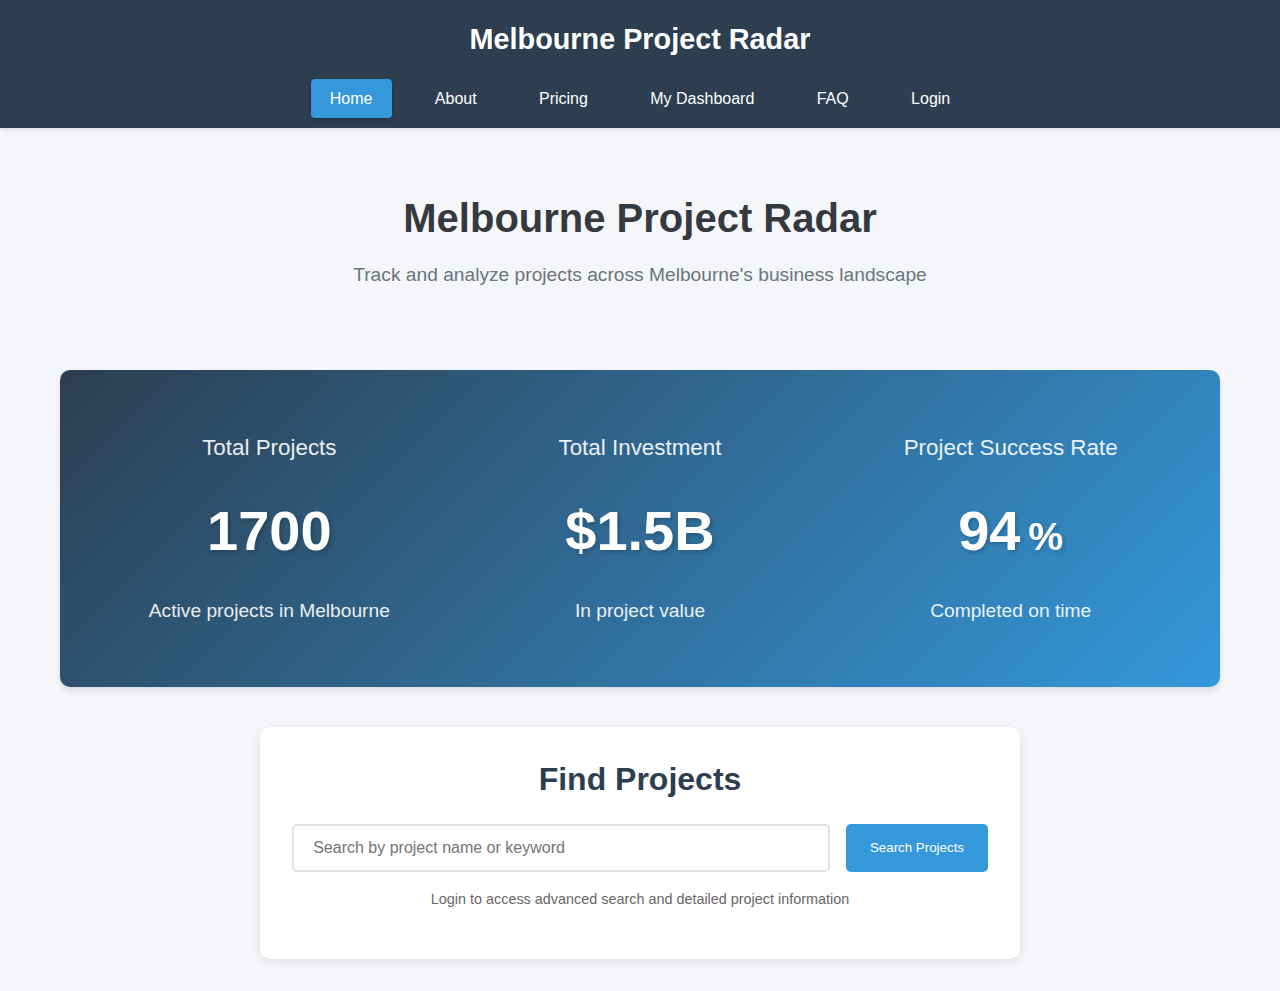
<file: index.html>
<!DOCTYPE html>
<html lang="en">
<head>
    <meta charset="UTF-8">
    <meta name="viewport" content="width=device-width, initial-scale=1.0">
    <title>Melbourne Project Radar</title>
    <link rel="stylesheet" href="styles.css">
</head>
<body>
    <nav class="navbar">
        <div class="container">
            <a class="navbar-brand" href="index.html">Melbourne Project Radar</a>
            <ul class="navbar-nav">
                <li class="nav-item"><a class="nav-link active" href="index.html">Home</a></li>
                <li class="nav-item"><a class="nav-link" href="about.html">About</a></li>
                <li class="nav-item"><a class="nav-link" href="pricing.html">Pricing</a></li>
                <li class="nav-item"><a class="nav-link" href="dashboard.html">My Dashboard</a></li>
                <li class="nav-item"><a class="nav-link" href="faq.html">FAQ</a></li>
                <li class="nav-item"><a class="nav-link" href="login.html">Login</a></li>
            </ul>
        </div>
    </nav>

    <div class="header">
        <h1>Melbourne Project Radar</h1>
        <p>Track and analyze projects across Melbourne's business landscape</p>
    </div>

    <div class="container">
        <div class="counter-section">
            <div class="counter-block">
                <div class="counter-title">Total Projects</div>
                <div class="counter" id="projectCounter">1700</div>
                <div class="counter-description">Active projects in Melbourne</div>
            </div>
            <div class="counter-block">
                <div class="counter-title">Total Investment</div>
                <div class="counter" id="investmentCounter">$1.5B</div>
                <div class="counter-description">In project value</div>
            </div>
            <div class="counter-block">
                <div class="counter-title">Project Success Rate</div>
                <div class="counter">94<span class="unit">%</span></div>
                <div class="counter-description">Completed on time</div>
            </div>
        </div>

        <div class="search-container">
            <div class="search-box">
                <h2>Find Projects</h2>
                <div class="search-form">
                    <input type="text" id="searchInput" placeholder="Search by project name or keyword" class="search-input">
                    <button onclick="window.location.href='login.html'" class="search-button">Search Projects</button>
                </div>
                <p class="search-note">Login to access advanced search and detailed project information</p>
            </div>
        </div>

        <style>
            .search-container {
                max-width: 800px;
                margin: 2rem auto;
                padding: 0 20px;
            }

            .search-box {
                background: white;
                padding: 2rem;
                border-radius: 10px;
                box-shadow: 0 2px 10px rgba(0, 0, 0, 0.1);
                text-align: center;
            }

            .search-box h2 {
                margin-bottom: 1.5rem;
                color: #2c3e50;
            }

            .search-form {
                display: flex;
                gap: 1rem;
                margin-bottom: 1rem;
            }

            .search-input {
                flex: 1;
                padding: 0.8rem 1.2rem;
                border: 2px solid #e0e0e0;
                border-radius: 5px;
                font-size: 1rem;
                transition: border-color 0.3s ease;
            }

            .search-input:focus {
                border-color: #3498db;
                outline: none;
            }

            .search-button {
                background: #3498db;
                color: white;
                border: none;
                padding: 0.8rem 1.5rem;
                border-radius: 5px;
                cursor: pointer;
                font-weight: 500;
                transition: background-color 0.3s ease;
            }

            .search-button:hover {
                background: #2980b9;
            }

            .search-note {
                color: #666;
                font-size: 0.9rem;
                margin-top: 1rem;
            }
        </style>

        <script>
            function updateProjectCounter() {
                const counter = document.getElementById('projectCounter');
                let count = 1700;
                
                setInterval(() => {
                    count = (count + 10) % 2000;
                    if (count < 1700) count = 1700;
                    counter.textContent = count;
                }, 2000);
            }

            function updateInvestmentCounter() {
                const counter = document.getElementById('investmentCounter');
                let investment = 1.5;
                
                setInterval(() => {
                    investment = ((investment * 1000 + 36) / 1000) % 3;
                    if (investment < 1.5) investment = 1.5;
                    counter.textContent = `$${investment.toFixed(1)}B`;
                }, 2000);
            }

            // Start counters when page loads
            window.addEventListener('load', () => {
                updateProjectCounter();
                updateInvestmentCounter();
            });

            document.getElementById('searchInput').addEventListener('keypress', function(e) {
                if (e.key === 'Enter') {
                    window.location.href = 'login.html';
                }
            });
        </script>
    </div>
</body>
</html>
</file>
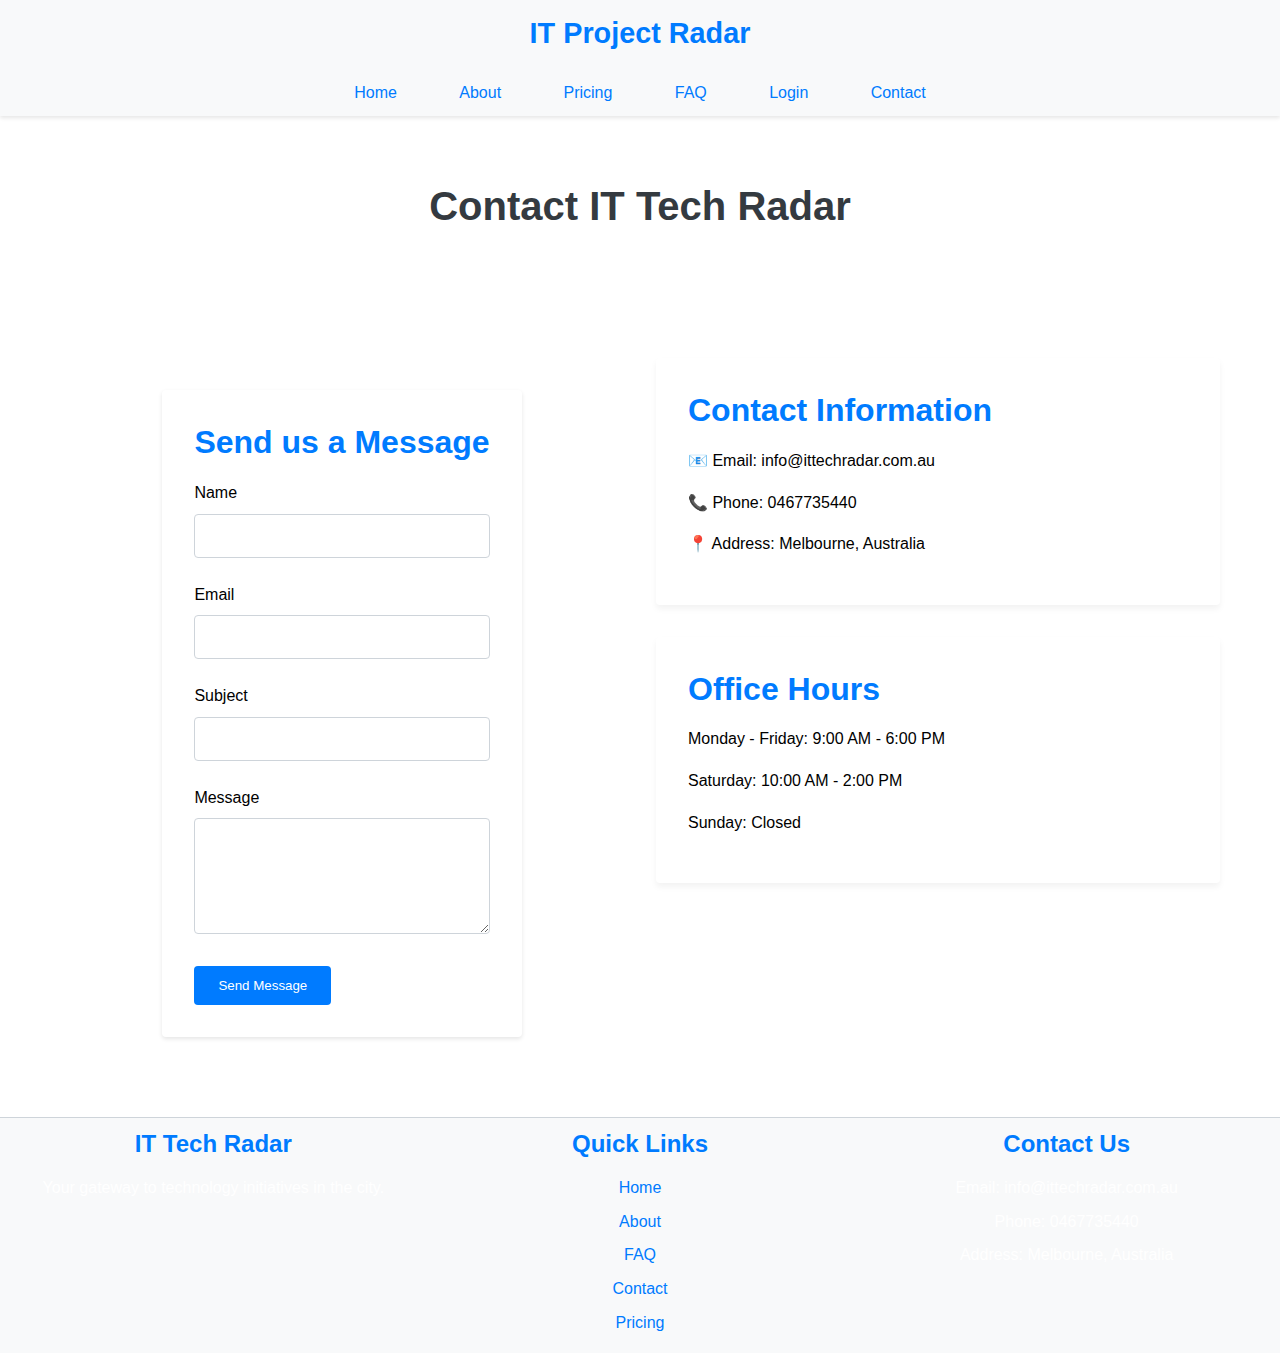
<file: contact.html>
<!DOCTYPE html>
<html lang="en">
<head>
    <meta charset="UTF-8">
    <meta name="viewport" content="width=device-width, initial-scale=1.0">
    <title>Contact - IT Tech Radar</title>
    <link rel="stylesheet" href="styles.css">
    <style>
        :root {
            --primary-color: #007bff;
            --primary-dark: #0056b3;
            --secondary-color: #ffffff;
            --text-color: #000000;
            --border-color: #ced4da;
            --card-background: #ffffff;
            --border-radius: 0.25rem;
            --transition: 0.15s ease-in-out;
        }
        body {
            background-color: #ffffff;
            color: #000000;
            font-family: Arial, sans-serif;
        }
        .navbar, .footer {
            background-color: #f8f9fa;
            padding: 10px 0;
        }
        .navbar a, .footer a {
            color: #007bff;
            text-decoration: none;
        }
        .navbar a:hover, .footer a:hover {
            text-decoration: underline;
        }
        .contact-form {
            max-width: 600px;
            margin: 2rem auto;
            padding: 2rem;
            background: var(--card-background);
            border-radius: var(--border-radius);
            box-shadow: 0 2px 4px rgba(0, 0, 0, 0.1);
        }
        .form-group {
            margin-bottom: 1.5rem;
        }
        .form-group label {
            display: block;
            margin-bottom: 0.5rem;
            color: var(--text-color);
        }
        .form-group input,
        .form-group textarea {
            width: 100%;
            padding: 0.75rem;
            border: 1px solid var(--border-color);
            border-radius: var(--border-radius);
            font-family: inherit;
        }
        .form-group input:focus,
        .form-group textarea:focus {
            outline: none;
            border-color: var(--primary-color);
            box-shadow: 0 0 0 2px rgba(0, 123, 255, 0.25);
        }
        .btn-submit {
            background-color: var(--primary-color);
            color: var(--secondary-color);
            padding: 0.75rem 1.5rem;
            border: none;
            border-radius: var(--border-radius);
            cursor: pointer;
            transition: var(--transition);
        }
        .btn-submit:hover {
            background-color: var(--primary-dark);
        }
    </style>
</head>
<body>
    <nav class="navbar">
        <div class="container">
            <a class="navbar-brand" href="#">IT Project Radar</a>
            <ul class="navbar-nav">
                <li class="nav-item"><a class="nav-link" href="index.html">Home</a></li>
                <li class="nav-item"><a class="nav-link" href="about.html">About</a></li>
                <li class="nav-item"><a class="nav-link" href="pricing.html">Pricing</a></li>
                <li class="nav-item"><a class="nav-link" href="faq.html">FAQ</a></li>
                <li class="nav-item"><a class="nav-link" href="login.html">Login</a></li>
                <li class="nav-item"><a class="nav-link" href="contact.html">Contact</a></li>
            </ul>
        </div>
    </nav>

    <div class="container">
        <div class="header">
            <h1>Contact IT Tech Radar</h1>
            <p>Get in touch with our team</p>
        </div>

        <div class="grid">
            <div class="card contact-form">
                <h2>Send us a Message</h2>
                <form id="contact-form" onsubmit="return handleSubmit(event)">
                    <div class="form-group">
                        <label for="name">Name</label>
                        <input type="text" id="name" name="name" required>
                    </div>
                    <div class="form-group">
                        <label for="email">Email</label>
                        <input type="email" id="email" name="email" required>
                    </div>
                    <div class="form-group">
                        <label for="subject">Subject</label>
                        <input type="text" id="subject" name="subject" required>
                    </div>
                    <div class="form-group">
                        <label for="message">Message</label>
                        <textarea id="message" name="message" rows="5" required></textarea>
                    </div>
                    <button type="submit" class="btn-submit">Send Message</button>
                </form>
            </div>

            <div>
                <div class="card">
                    <h2>Contact Information</h2>
                    <p>📧 Email: info@ittechradar.com.au</p>
                    <p>📞 Phone: 0467735440</p>
                    <p>📍 Address: Melbourne, Australia</p>
                </div>

                <div class="card">
                    <h2>Office Hours</h2>
                    <p>Monday - Friday: 9:00 AM - 6:00 PM</p>
                    <p>Saturday: 10:00 AM - 2:00 PM</p>
                    <p>Sunday: Closed</p>
                </div>
            </div>
        </div>
    </div>

    <footer class="footer">
        <div class="footer-content">
            <div>
                <h3>IT Tech Radar</h3>
                <p>Your gateway to technology initiatives in the city.</p>
            </div>
            <div>
                <h3>Quick Links</h3>
                <ul class="footer-links">
                    <li><a href="index.html">Home</a></li>
                    <li><a href="about.html">About</a></li>
                    <li><a href="faq.html">FAQ</a></li>
                    <li><a href="contact.html">Contact</a></li>
                    <li><a href="pricing.html">Pricing</a></li>
                </ul>
            </div>
            <div>
                <h3>Contact Us</h3>
                <ul class="footer-links">
                    <li>Email: info@ittechradar.com.au</li>
                    <li>Phone: 0467735440</li>
                    <li>Address: Melbourne, Australia</li>
                </ul>
            </div>
        </div>
    </footer>

    <script>
        function handleSubmit(event) {
            event.preventDefault();
            const formData = new FormData(event.target);
            const data = Object.fromEntries(formData.entries());
            
            // In a real application, you would send this data to your server
            console.log('Form submitted:', data);
            alert('Thank you for your message! We will get back to you soon.');
            event.target.reset();
            return false;
        }
    </script>
</body>
</html>
</file>
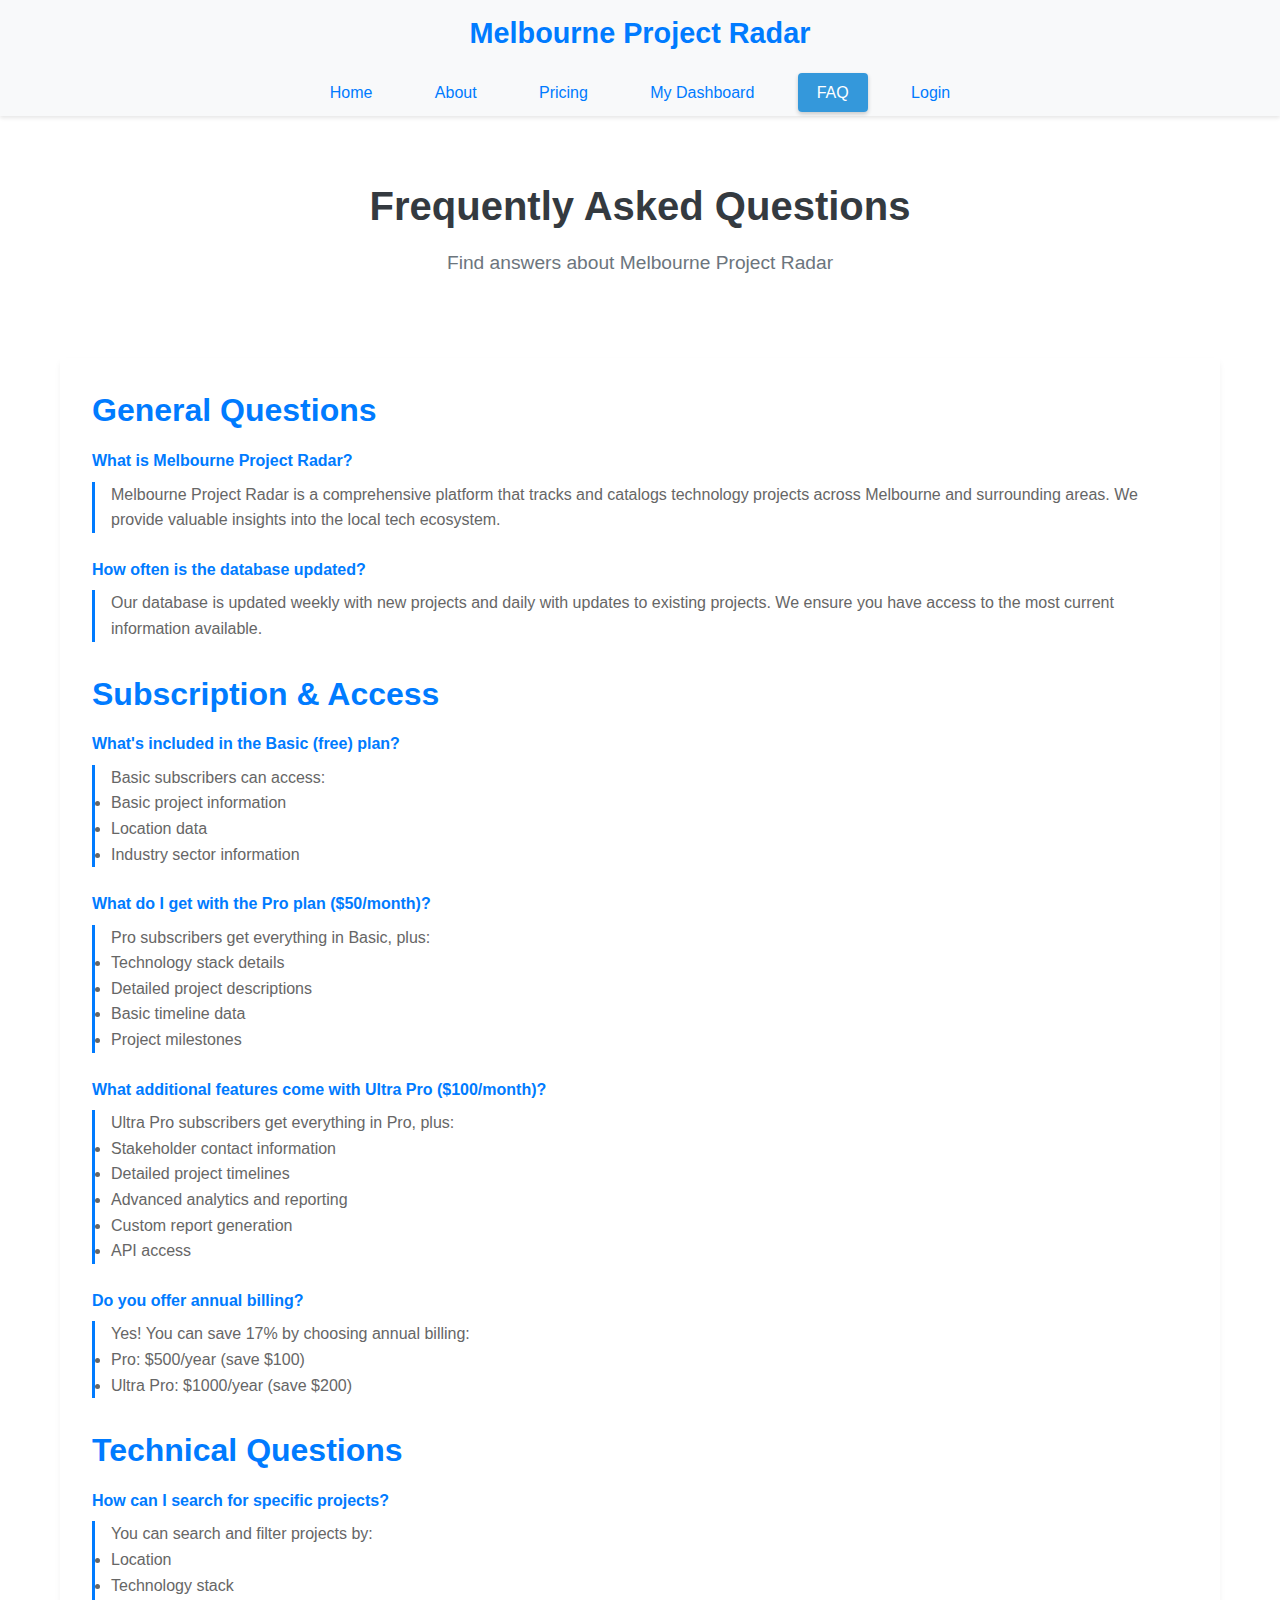
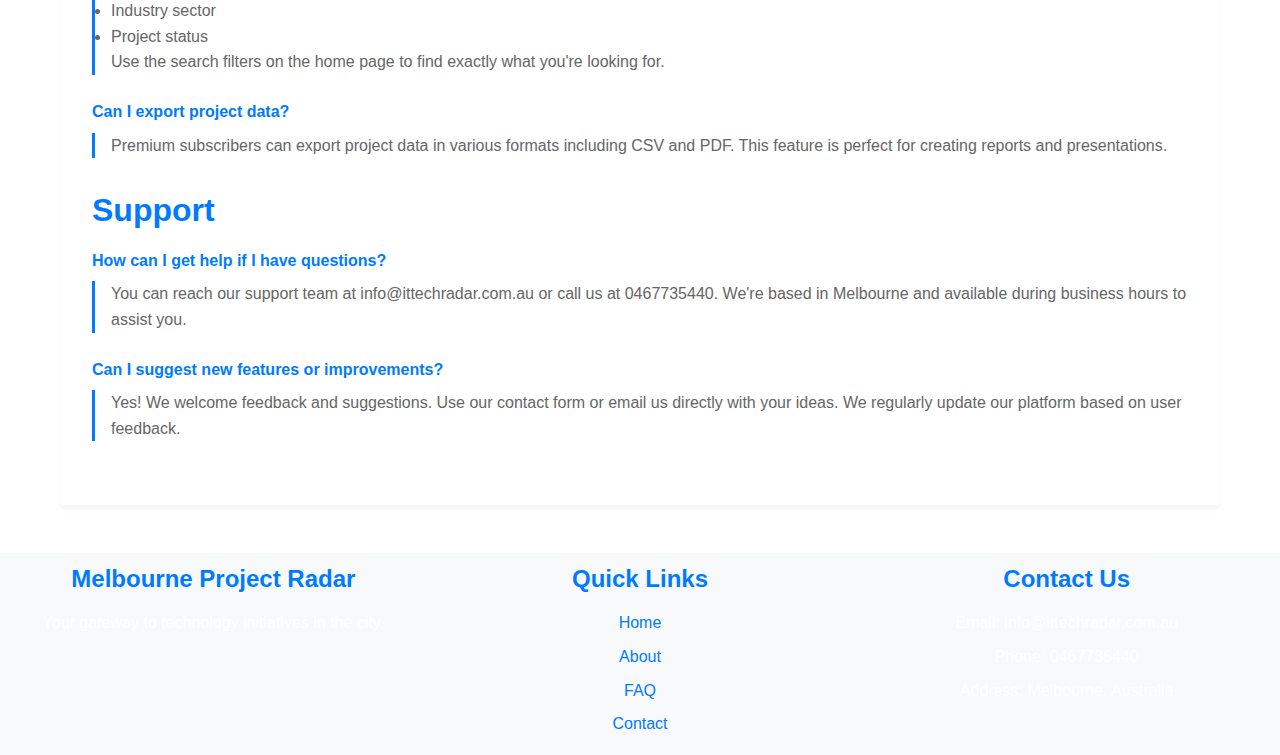
<file: faq.html>
<!DOCTYPE html>
<html lang="en">
<head>
    <meta charset="UTF-8">
    <meta name="viewport" content="width=device-width, initial-scale=1.0">
    <title>FAQ - Melbourne Project Radar</title>
    <link rel="stylesheet" href="styles.css">
    <style>
        body {
            background-color: #ffffff;
            color: #000000;
            font-family: Arial, sans-serif;
        }
        .navbar, .footer {
            background-color: #f8f9fa;
            padding: 10px 0;
        }
        .navbar a, .footer a {
            color: #007bff;
            text-decoration: none;
        }
        .navbar a:hover, .footer a:hover {
            text-decoration: underline;
        }
        .faq-item {
            margin-bottom: 1.5rem;
        }
        .faq-question {
            font-weight: bold;
            color: #007bff;
            margin-bottom: 0.5rem;
            cursor: pointer;
        }
        .faq-answer {
            color: #666;
            padding-left: 1rem;
            border-left: 3px solid #007bff;
            margin-top: 0.5rem;
        }
        .faq-category {
            margin-bottom: 2rem;
        }
    </style>
</head>
<body>
    <nav class="navbar">
        <div class="container">
            <a class="navbar-brand" href="index.html">Melbourne Project Radar</a>
            <ul class="navbar-nav">
                <li class="nav-item"><a class="nav-link" href="index.html">Home</a></li>
                <li class="nav-item"><a class="nav-link" href="about.html">About</a></li>
                <li class="nav-item"><a class="nav-link" href="pricing.html">Pricing</a></li>
                <li class="nav-item"><a class="nav-link" href="dashboard.html">My Dashboard</a></li>
                <li class="nav-item"><a class="nav-link active" href="faq.html">FAQ</a></li>
                <li class="nav-item"><a class="nav-link" href="login.html">Login</a></li>
            </ul>
        </div>
    </nav>

    <div class="container">
        <div class="header">
            <h1>Frequently Asked Questions</h1>
            <p>Find answers about Melbourne Project Radar</p>
        </div>

        <div class="card">
            <div class="faq-category">
                <h2>General Questions</h2>
                <div class="faq-item">
                    <div class="faq-question">What is Melbourne Project Radar?</div>
                    <div class="faq-answer">
                        Melbourne Project Radar is a comprehensive platform that tracks and catalogs technology projects across Melbourne and surrounding areas. We provide valuable insights into the local tech ecosystem.
                    </div>
                </div>
                <div class="faq-item">
                    <div class="faq-question">How often is the database updated?</div>
                    <div class="faq-answer">
                        Our database is updated weekly with new projects and daily with updates to existing projects. We ensure you have access to the most current information available.
                    </div>
                </div>
            </div>

            <div class="faq-category">
                <h2>Subscription & Access</h2>
                <div class="faq-item">
                    <div class="faq-question">What's included in the Basic (free) plan?</div>
                    <div class="faq-answer">
                        Basic subscribers can access:
                        <ul>
                            <li>Basic project information</li>
                            <li>Location data</li>
                            <li>Industry sector information</li>
                        </ul>
                    </div>
                </div>
                <div class="faq-item">
                    <div class="faq-question">What do I get with the Pro plan ($50/month)?</div>
                    <div class="faq-answer">
                        Pro subscribers get everything in Basic, plus:
                        <ul>
                            <li>Technology stack details</li>
                            <li>Detailed project descriptions</li>
                            <li>Basic timeline data</li>
                            <li>Project milestones</li>
                        </ul>
                    </div>
                </div>
                <div class="faq-item">
                    <div class="faq-question">What additional features come with Ultra Pro ($100/month)?</div>
                    <div class="faq-answer">
                        Ultra Pro subscribers get everything in Pro, plus:
                        <ul>
                            <li>Stakeholder contact information</li>
                            <li>Detailed project timelines</li>
                            <li>Advanced analytics and reporting</li>
                            <li>Custom report generation</li>
                            <li>API access</li>
                        </ul>
                    </div>
                </div>
                <div class="faq-item">
                    <div class="faq-question">Do you offer annual billing?</div>
                    <div class="faq-answer">
                        Yes! You can save 17% by choosing annual billing:
                        <ul>
                            <li>Pro: $500/year (save $100)</li>
                            <li>Ultra Pro: $1000/year (save $200)</li>
                        </ul>
                    </div>
                </div>
            </div>

            <div class="faq-category">
                <h2>Technical Questions</h2>
                <div class="faq-item">
                    <div class="faq-question">How can I search for specific projects?</div>
                    <div class="faq-answer">
                        You can search and filter projects by:
                        <ul>
                            <li>Location</li>
                            <li>Technology stack</li>
                            <li>Industry sector</li>
                            <li>Project status</li>
                        </ul>
                        Use the search filters on the home page to find exactly what you're looking for.
                    </div>
                </div>
                <div class="faq-item">
                    <div class="faq-question">Can I export project data?</div>
                    <div class="faq-answer">
                        Premium subscribers can export project data in various formats including CSV and PDF. This feature is perfect for creating reports and presentations.
                    </div>
                </div>
            </div>

            <div class="faq-category">
                <h2>Support</h2>
                <div class="faq-item">
                    <div class="faq-question">How can I get help if I have questions?</div>
                    <div class="faq-answer">
                        You can reach our support team at info@ittechradar.com.au or call us at 0467735440. We're based in Melbourne and available during business hours to assist you.
                    </div>
                </div>
                <div class="faq-item">
                    <div class="faq-question">Can I suggest new features or improvements?</div>
                    <div class="faq-answer">
                        Yes! We welcome feedback and suggestions. Use our contact form or email us directly with your ideas. We regularly update our platform based on user feedback.
                    </div>
                </div>
            </div>
        </div>
    </div>

    <footer class="footer">
        <div class="footer-content">
            <div>
                <h3>Melbourne Project Radar</h3>
                <p>Your gateway to technology initiatives in the city.</p>
            </div>
            <div>
                <h3>Quick Links</h3>
                <ul class="footer-links">
                    <li><a href="index.html">Home</a></li>
                    <li><a href="about.html">About</a></li>
                    <li><a href="faq.html">FAQ</a></li>
                    <li><a href="contact.html">Contact</a></li>
                </ul>
            </div>
            <div>
                <h3>Contact Us</h3>
                <ul class="footer-links">
                    <li>Email: info@ittechradar.com.au</li>
                    <li>Phone: 0467735440</li>
                    <li>Address: Melbourne, Australia</li>
                </ul>
            </div>
        </div>
    </footer>

    <script>
        // Add click handlers for FAQ questions
        document.querySelectorAll('.faq-question').forEach(question => {
            question.addEventListener('click', () => {
                const answer = question.nextElementSibling;
                answer.style.display = answer.style.display === 'none' ? 'block' : 'none';
            });
        });
    </script>
</body>
</html>
</file>
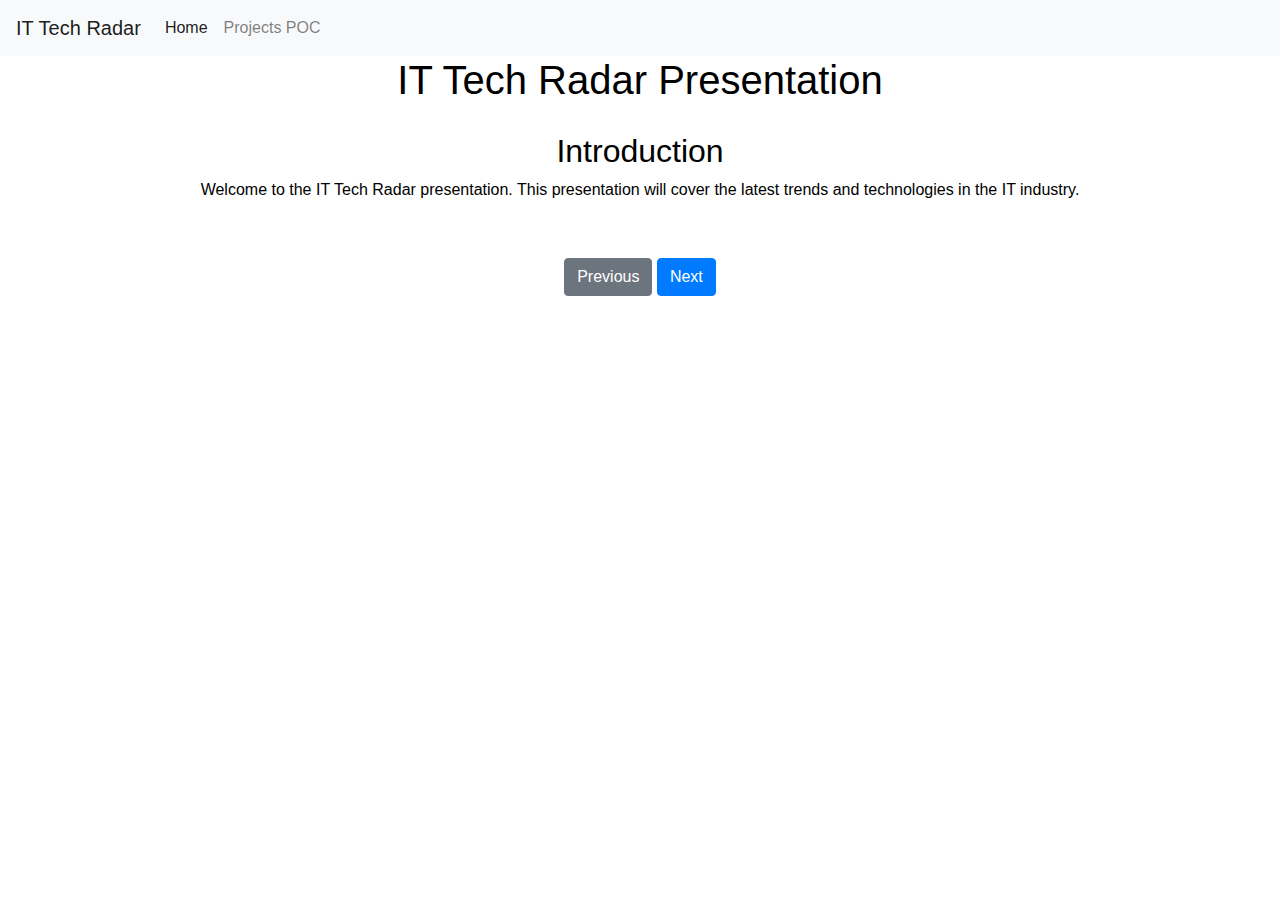
<file: it-tech-radar-presentation.html>
<!DOCTYPE html>
<html lang="en">
<head>
    <meta charset="UTF-8">
    <meta name="viewport" content="width=device-width, initial-scale=1.0">
    <title>IT Tech Radar Presentation</title>
    <link href="https://stackpath.bootstrapcdn.com/bootstrap/4.5.2/css/bootstrap.min.css" rel="stylesheet">
    <style>
        body {
            background-color: #ffffff;
            color: #000000;
        }
        .navbar, .footer {
            background-color: #f8f9fa;
        }
        .footer {
            padding: 10px 0;
        }
        .slide {
            display: none;
            padding: 20px;
            text-align: center;
        }
        .active-slide {
            display: block;
        }
        .navigation {
            margin-top: 20px;
        }
    </style>
</head>
<body>
    <nav class="navbar navbar-expand-lg navbar-light">
        <a class="navbar-brand" href="#">IT Tech Radar</a>
        <button class="navbar-toggler" type="button" data-toggle="collapse" data-target="#navbarNav" aria-controls="navbarNav" aria-expanded="false" aria-label="Toggle navigation">
            <span class="navbar-toggler-icon"></span>
        </button>
        <div class="collapse navbar-collapse" id="navbarNav">
            <ul class="navbar-nav">
                <li class="nav-item active">
                    <a class="nav-link" href="#">Home</a>
                </li>
                <li class="nav-item">
                    <a class="nav-link" href="../it-projects-poc/index.html">Projects POC</a>
                </li>
            </ul>
        </div>
    </nav>
    <div class="container">
        <h1 class="text-center">IT Tech Radar Presentation</h1>
        <div id="slide1" class="slide active-slide">
            <h2>Introduction</h2>
            <p>Welcome to the IT Tech Radar presentation. This presentation will cover the latest trends and technologies in the IT industry.</p>
        </div>
        <div id="slide2" class="slide">
            <h2>Emerging Technologies</h2>
            <ul>
                <li>Artificial Intelligence and Machine Learning</li>
                <li>Blockchain</li>
                <li>Internet of Things (IoT)</li>
                <li>Quantum Computing</li>
            </ul>
        </div>
        <div id="slide3" class="slide">
            <h2>Current Trends</h2>
            <ul>
                <li>Cloud Computing</li>
                <li>5G Networks</li>
                <li>Cybersecurity Enhancements</li>
                <li>Remote Work Technologies</li>
            </ul>
        </div>
        <div id="slide4" class="slide">
            <h2>Conclusion</h2>
            <p>These technologies are shaping the future of IT and will continue to drive innovation in the industry.</p>
        </div>
        <div class="navigation text-center">
            <button id="prev" class="btn btn-secondary">Previous</button>
            <button id="next" class="btn btn-primary">Next</button>
        </div>
    </div>
    <script>
        let currentSlide = 1;
        const totalSlides = 4;

        document.getElementById('prev').addEventListener('click', () => {
            if (currentSlide > 1) {
                document.getElementById(`slide${currentSlide}`).classList.remove('active-slide');
                currentSlide--;
                document.getElementById(`slide${currentSlide}`).classList.add('active-slide');
            }
        });

        document.getElementById('next').addEventListener('click', () => {
            if (currentSlide < totalSlides) {
                document.getElementById(`slide${currentSlide}`).classList.remove('active-slide');
                currentSlide++;
                document.getElementById(`slide${currentSlide}`).classList.add('active-slide');
            }
        });
    </script>
</body>
</html>
</file>
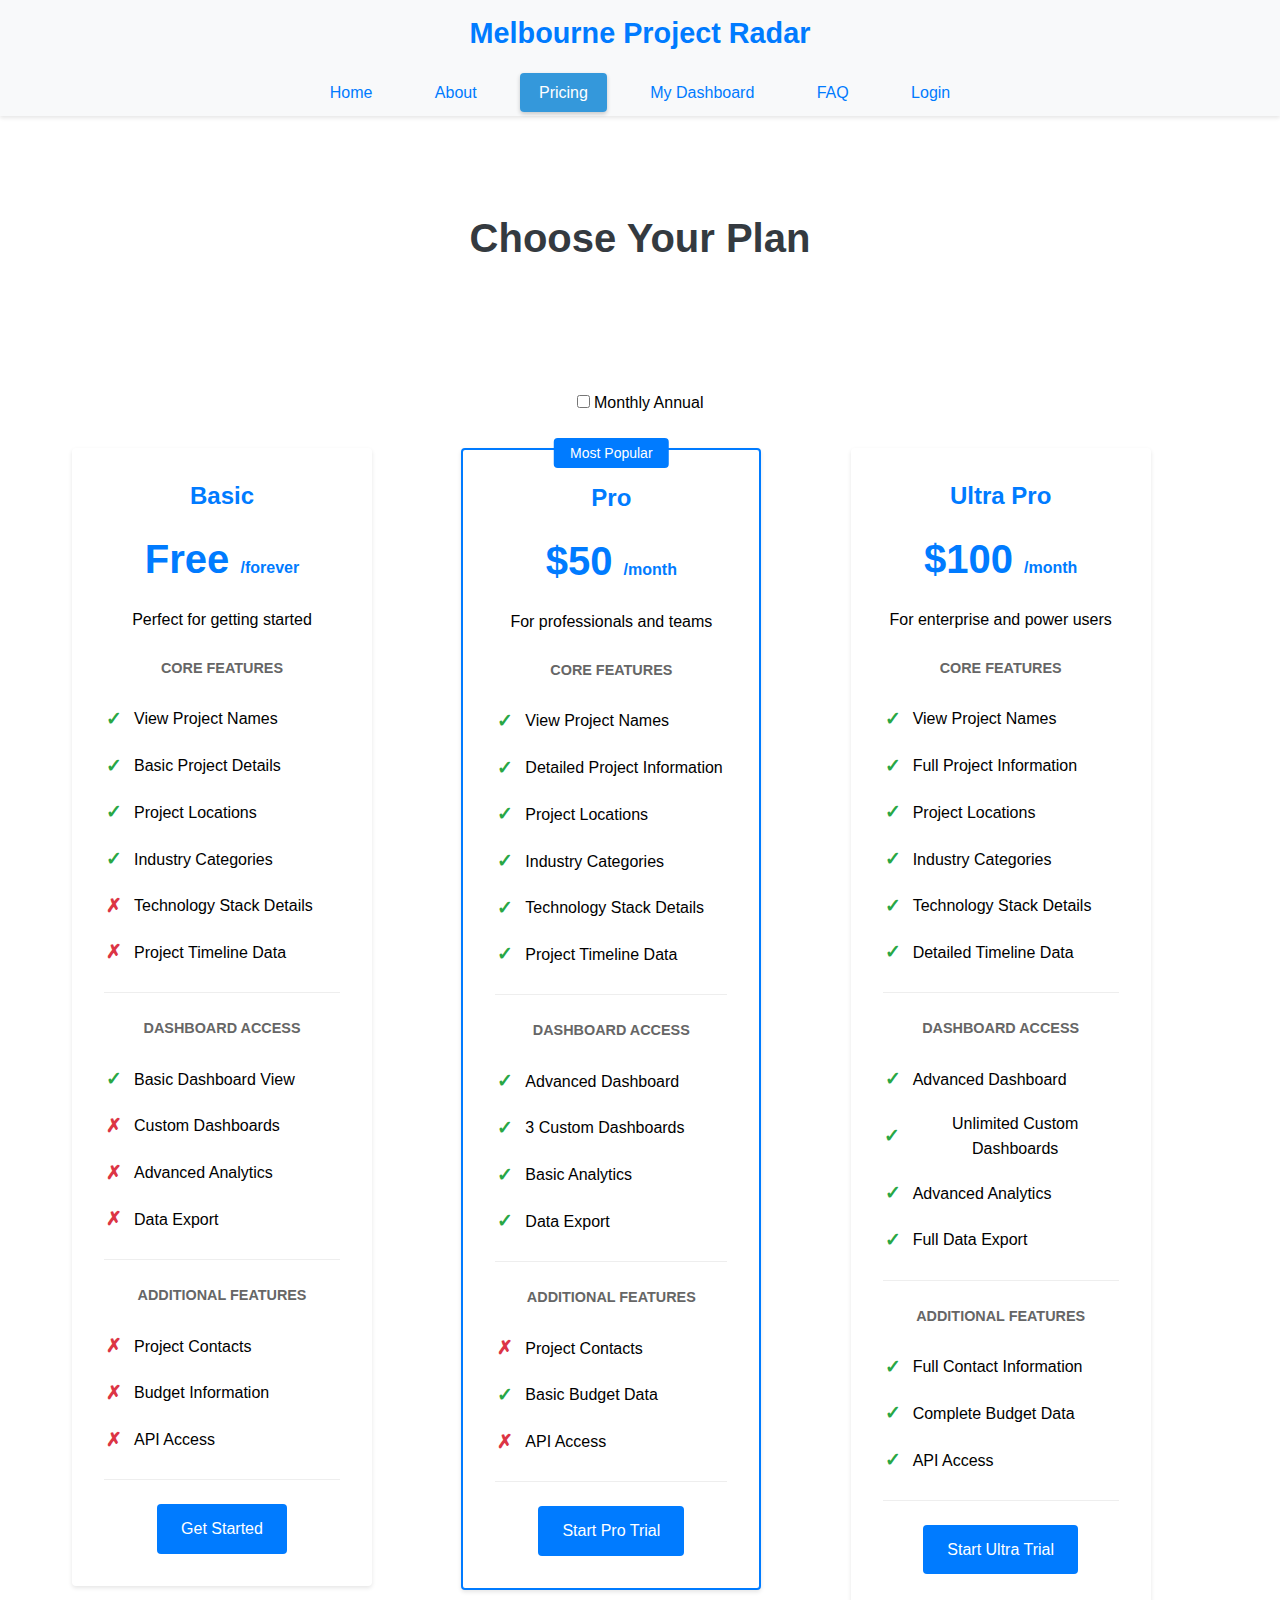
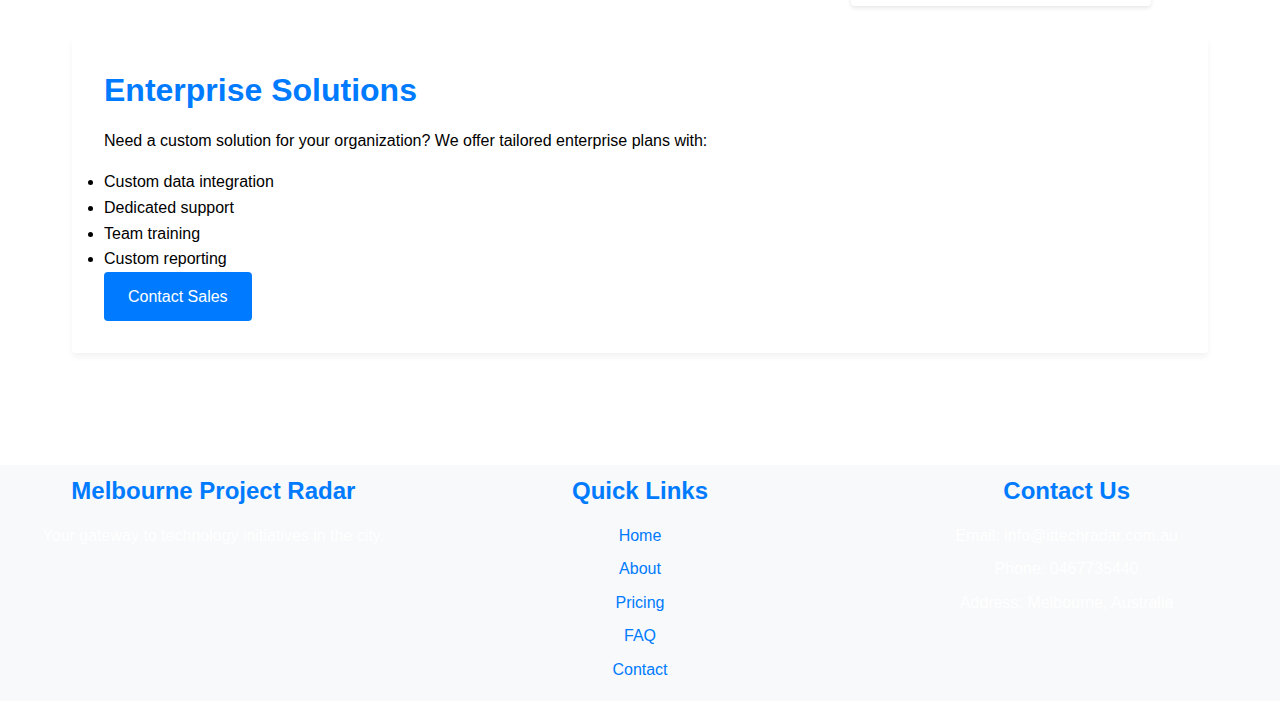
<file: pricing.html>
<!DOCTYPE html>
<html lang="en">
<head>
    <meta charset="UTF-8">
    <meta name="viewport" content="width=device-width, initial-scale=1.0">
    <title>Pricing - Melbourne Project Radar</title>
    <link rel="stylesheet" href="styles.css">
    <style>
        :root {
            --primary-color: #007bff;
            --primary-dark: #0056b3;
            --secondary-color: #ffffff;
            --text-color: #000000;
            --card-background: #ffffff;
            --border-radius: 0.25rem;
            --transition: 0.2s ease-in-out;
        }
        body {
            background-color: #ffffff;
            color: #000000;
            font-family: Arial, sans-serif;
        }
        .navbar, .footer {
            background-color: #f8f9fa;
            padding: 10px 0;
        }
        .navbar a, .footer a {
            color: #007bff;
            text-decoration: none;
        }
        .navbar a:hover, .footer a:hover {
            text-decoration: underline;
        }
        .pricing-toggle {
            text-align: center;
            margin: 2rem 0;
        }
        .pricing-container {
            max-width: 1200px;
            margin: 0 auto;
            padding: 2rem;
        }
        .pricing-grid {
            display: grid;
            grid-template-columns: repeat(auto-fit, minmax(300px, 1fr));
            gap: 2rem;
            margin-top: 2rem;
        }
        .pricing-card {
            background: var(--card-background);
            border-radius: var(--border-radius);
            padding: 2rem;
            text-align: center;
            box-shadow: 0 2px 4px rgba(0, 0, 0, 0.1);
            transition: var(--transition);
        }
        .pricing-card:hover {
            transform: translateY(-5px);
            box-shadow: 0 4px 8px rgba(0, 0, 0, 0.2);
        }
        .price {
            font-size: 2.5rem;
            color: var(--primary-color);
            margin: 1rem 0;
        }
        .features-list li {
            padding: 0.5rem 0;
            color: var(--text-color);
            display: flex;
            align-items: center;
            gap: 10px;
        }

        .features-list li::before {
            font-family: Arial, sans-serif;
            font-weight: bold;
            font-size: 1.2em;
            width: 20px;
            display: inline-block;
        }

        .feature-check::before {
            content: "✓";
            color: #28a745;
        }

        .feature-cross::before {
            content: "✗";
            color: #dc3545;
        }

        .feature-group {
            margin: 1.5rem 0;
            border-bottom: 1px solid #eee;
            padding-bottom: 1rem;
        }

        .feature-group-title {
            font-weight: bold;
            color: #666;
            margin-bottom: 1rem;
            font-size: 0.9em;
            text-transform: uppercase;
        }
        .btn-subscribe {
            background-color: var(--primary-color);
            color: var(--secondary-color);
            padding: 0.75rem 1.5rem;
            border: none;
            border-radius: var(--border-radius);
            cursor: pointer;
            transition: var(--transition);
            display: inline-block;
            text-decoration: none;
        }
        .btn-subscribe:hover {
            background-color: var(--primary-dark);
        }
        .popular {
            position: relative;
            border: 2px solid var(--primary-color);
        }
        .popular::before {
            content: 'Most Popular';
            position: absolute;
            top: -12px;
            left: 50%;
            transform: translateX(-50%);
            background: var(--primary-color);
            color: var(--secondary-color);
            padding: 0.25rem 1rem;
            border-radius: var(--border-radius);
            font-size: 0.875rem;
        }
        .savings-badge {
            background: rgba(34, 197, 94, 0.1);
            color: var(--primary-color);
            padding: 4px 12px;
            border-radius: var(--border-radius);
            font-size: 0.875rem;
            font-weight: 500;
            display: inline-block;
            margin-top: 1rem;
        }
    </style>
</head>
<body>
    <nav class="navbar">
        <div class="container">
            <a class="navbar-brand" href="index.html">Melbourne Project Radar</a>
            <ul class="navbar-nav">
                <li class="nav-item"><a class="nav-link" href="index.html">Home</a></li>
                <li class="nav-item"><a class="nav-link" href="about.html">About</a></li>
                <li class="nav-item"><a class="nav-link active" href="pricing.html">Pricing</a></li>
                <li class="nav-item"><a class="nav-link" href="dashboard.html">My Dashboard</a></li>
                <li class="nav-item"><a class="nav-link" href="faq.html">FAQ</a></li>
                <li class="nav-item"><a class="nav-link" href="login.html">Login</a></li>
            </ul>
        </div>
    </nav>

    <div class="pricing-container">
        <div class="header">
            <h1>Choose Your Plan</h1>
            <p>Get access to Melbourne's most comprehensive IT project database</p>
        </div>

        <div class="pricing-toggle">
            <label class="switch">
                <input type="checkbox" id="billing-toggle">
                <span class="slider">
                    Monthly
                    <span class="annual">Annual</span>
                </span>
            </label>
        </div>

        <div class="pricing-grid">
            <div class="pricing-card">
                <h3>Basic</h3>
                <div class="price">
                    Free
                    <small>/forever</small>
                </div>
                <p>Perfect for getting started</p>
                <ul class="features-list">
                    <div class="feature-group">
                        <div class="feature-group-title">Core Features</div>
                        <li class="feature-check">View Project Names</li>
                        <li class="feature-check">Basic Project Details</li>
                        <li class="feature-check">Project Locations</li>
                        <li class="feature-check">Industry Categories</li>
                        <li class="feature-cross">Technology Stack Details</li>
                        <li class="feature-cross">Project Timeline Data</li>
                    </div>
                    <div class="feature-group">
                        <div class="feature-group-title">Dashboard Access</div>
                        <li class="feature-check">Basic Dashboard View</li>
                        <li class="feature-cross">Custom Dashboards</li>
                        <li class="feature-cross">Advanced Analytics</li>
                        <li class="feature-cross">Data Export</li>
                    </div>
                    <div class="feature-group">
                        <div class="feature-group-title">Additional Features</div>
                        <li class="feature-cross">Project Contacts</li>
                        <li class="feature-cross">Budget Information</li>
                        <li class="feature-cross">API Access</li>
                    </div>
                </ul>
                <a href="login.html" class="btn-subscribe">Get Started</a>
            </div>
            <div class="pricing-card popular">
                <h3>Pro</h3>
                <div class="price" id="pro-price">
                    $50
                    <small>/month</small>
                </div>
                <p>For professionals and teams</p>
                <ul class="features-list">
                    <div class="feature-group">
                        <div class="feature-group-title">Core Features</div>
                        <li class="feature-check">View Project Names</li>
                        <li class="feature-check">Detailed Project Information</li>
                        <li class="feature-check">Project Locations</li>
                        <li class="feature-check">Industry Categories</li>
                        <li class="feature-check">Technology Stack Details</li>
                        <li class="feature-check">Project Timeline Data</li>
                    </div>
                    <div class="feature-group">
                        <div class="feature-group-title">Dashboard Access</div>
                        <li class="feature-check">Advanced Dashboard</li>
                        <li class="feature-check">3 Custom Dashboards</li>
                        <li class="feature-check">Basic Analytics</li>
                        <li class="feature-check">Data Export</li>
                    </div>
                    <div class="feature-group">
                        <div class="feature-group-title">Additional Features</div>
                        <li class="feature-cross">Project Contacts</li>
                        <li class="feature-check">Basic Budget Data</li>
                        <li class="feature-cross">API Access</li>
                    </div>
                </ul>
                <a href="login.html" class="btn-subscribe">Start Pro Trial</a>
                <div class="savings-badge" id="pro-savings">Save $100 annually</div>
            </div>
            <div class="pricing-card">
                <h3>Ultra Pro</h3>
                <div class="price" id="ultra-price">
                    $100
                    <small>/month</small>
                </div>
                <p>For enterprise and power users</p>
                <ul class="features-list">
                    <div class="feature-group">
                        <div class="feature-group-title">Core Features</div>
                        <li class="feature-check">View Project Names</li>
                        <li class="feature-check">Full Project Information</li>
                        <li class="feature-check">Project Locations</li>
                        <li class="feature-check">Industry Categories</li>
                        <li class="feature-check">Technology Stack Details</li>
                        <li class="feature-check">Detailed Timeline Data</li>
                    </div>
                    <div class="feature-group">
                        <div class="feature-group-title">Dashboard Access</div>
                        <li class="feature-check">Advanced Dashboard</li>
                        <li class="feature-check">Unlimited Custom Dashboards</li>
                        <li class="feature-check">Advanced Analytics</li>
                        <li class="feature-check">Full Data Export</li>
                    </div>
                    <div class="feature-group">
                        <div class="feature-group-title">Additional Features</div>
                        <li class="feature-check">Full Contact Information</li>
                        <li class="feature-check">Complete Budget Data</li>
                        <li class="feature-check">API Access</li>
                    </div>
                </ul>
                <a href="login.html" class="btn-subscribe">Start Ultra Trial</a>
                <div class="savings-badge" id="ultra-savings">Save $200 annually</div>
            </div>
        </div>

        <div class="card mt-2">
            <h2>Enterprise Solutions</h2>
            <p>Need a custom solution for your organization? We offer tailored enterprise plans with:</p>
            <ul>
                <li>Custom data integration</li>
                <li>Dedicated support</li>
                <li>Team training</li>
                <li>Custom reporting</li>
            </ul>
            <a href="contact.html" class="btn-subscribe">Contact Sales</a>
        </div>
    </div>

    <footer class="footer">
        <div class="footer-content">
            <div>
                <h3>Melbourne Project Radar</h3>
                <p>Your gateway to technology initiatives in the city.</p>
            </div>
            <div>
                <h3>Quick Links</h3>
                <ul class="footer-links">
                    <li><a href="index.html">Home</a></li>
                    <li><a href="about.html">About</a></li>
                    <li><a href="pricing.html">Pricing</a></li>
                    <li><a href="faq.html">FAQ</a></li>
                    <li><a href="contact.html">Contact</a></li>
                </ul>
            </div>
            <div>
                <h3>Contact Us</h3>
                <ul class="footer-links">
                    <li>Email: info@ittechradar.com.au</li>
                    <li>Phone: 0467735440</li>
                    <li>Address: Melbourne, Australia</li>
                </ul>
            </div>
        </div>
    </footer>

    <script>
        const billingToggle = document.getElementById('billing-toggle');
        const proPrice = document.getElementById('pro-price');
        const ultraPrice = document.getElementById('ultra-price');
        const proSavings = document.getElementById('pro-savings');
        const ultraSavings = document.getElementById('ultra-savings');

        billingToggle.addEventListener('change', function() {
            if (this.checked) {
                // Annual pricing
                proPrice.innerHTML = '$500<small>/year</small>';
                ultraPrice.innerHTML = '$1000<small>/year</small>';
                proSavings.style.display = 'inline-block';
                ultraSavings.style.display = 'inline-block';
            } else {
                // Monthly pricing
                proPrice.innerHTML = '$50<small>/month</small>';
                ultraPrice.innerHTML = '$100<small>/month</small>';
                proSavings.style.display = 'none';
                ultraSavings.style.display = 'none';
            }
        });

        // Initialize
        proSavings.style.display = 'none';
        ultraSavings.style.display = 'none';
    </script>
</body>
</html>
</file>
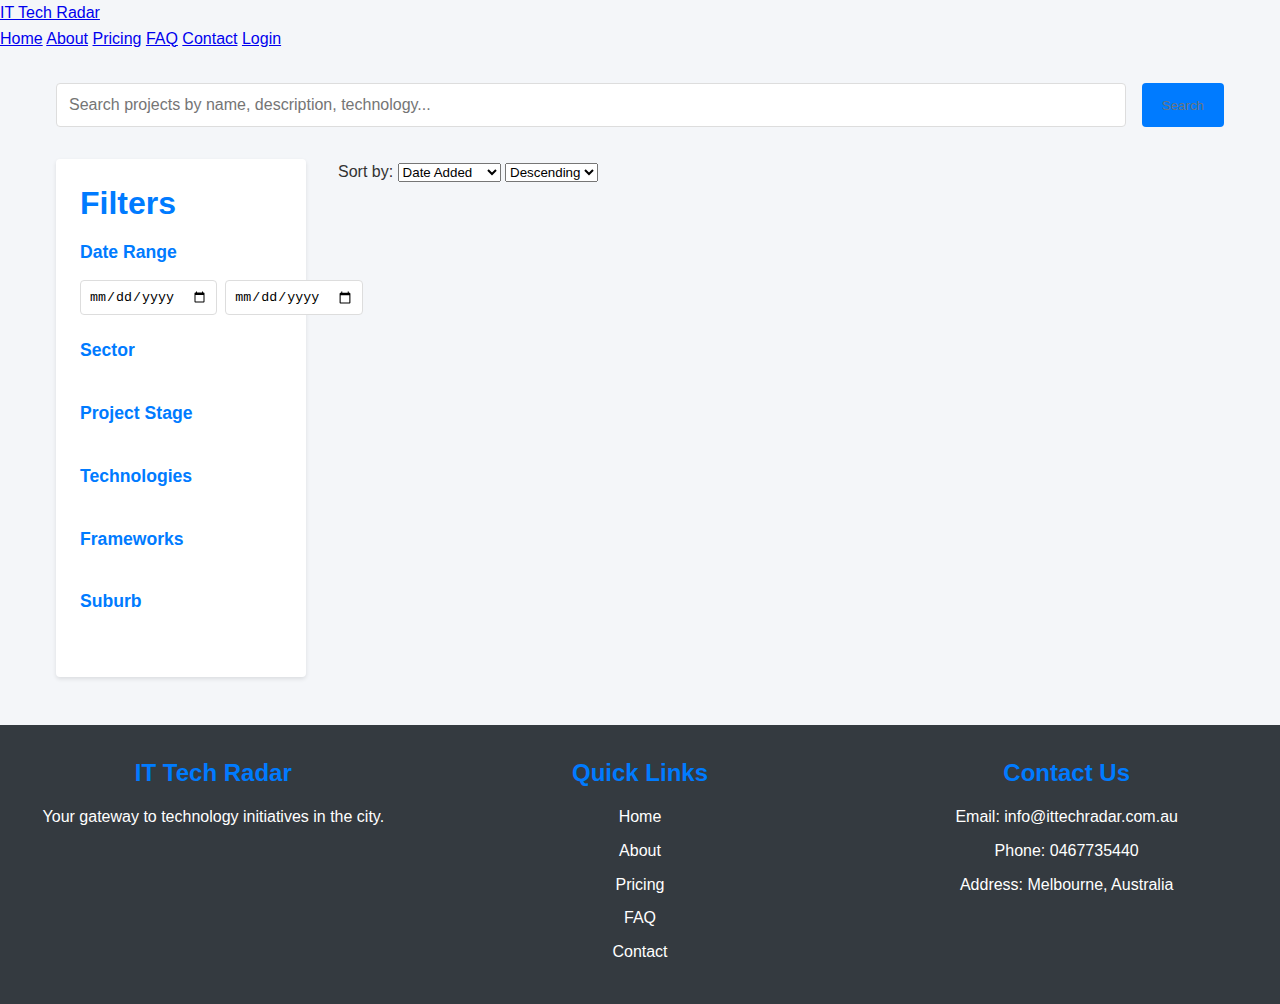
<file: search-projects.html>
<!DOCTYPE html>
<html lang="en">
<head>
    <meta charset="UTF-8">
    <meta name="viewport" content="width=device-width, initial-scale=1.0">
    <title>Search Projects - IT Tech Radar</title>
    <link rel="stylesheet" href="styles.css">
    <style>
        .search-container {
            max-width: 1200px;
            margin: 2rem auto;
            padding: 0 1rem;
        }
        .search-grid {
            display: grid;
            grid-template-columns: 250px 1fr;
            gap: 2rem;
        }
        .filters {
            background: white;
            padding: 1.5rem;
            border-radius: var(--border-radius);
            box-shadow: 0 2px 4px rgba(0,0,0,0.1);
        }
        .filter-section {
            margin-bottom: 1.5rem;
        }
        .filter-section h3 {
            margin-bottom: 1rem;
            font-size: 1.1rem;
        }
        .filter-options {
            display: flex;
            flex-direction: column;
            gap: 0.5rem;
        }
        .filter-option label {
            display: flex;
            align-items: center;
            gap: 0.5rem;
            cursor: pointer;
        }
        .projects-grid {
            display: grid;
            grid-template-columns: repeat(auto-fill, minmax(300px, 1fr));
            gap: 1.5rem;
        }
        .project-card {
            background: white;
            padding: 1.5rem;
            border-radius: var(--border-radius);
            box-shadow: 0 2px 4px rgba(0,0,0,0.1);
        }
        .project-card h3 {
            margin-bottom: 1rem;
            color: var(--primary-color);
        }
        .project-meta {
            display: flex;
            gap: 1rem;
            flex-wrap: wrap;
            margin-bottom: 1rem;
            font-size: 0.9rem;
            color: #666;
        }
        .project-tags {
            display: flex;
            flex-wrap: wrap;
            gap: 0.5rem;
            margin-top: 1rem;
        }
        .tag {
            background: var(--primary-color);
            color: white;
            padding: 0.25rem 0.5rem;
            border-radius: 15px;
            font-size: 0.8rem;
        }
        .pagination {
            display: flex;
            justify-content: center;
            align-items: center;
            gap: 1rem;
            margin-top: 2rem;
        }
        .pagination button {
            padding: 0.5rem 1rem;
            border: 1px solid var(--primary-color);
            border-radius: var(--border-radius);
            background: white;
            cursor: pointer;
        }
        .pagination button.active {
            background: var(--primary-color);
            color: white;
        }
        .pagination button:disabled {
            opacity: 0.5;
            cursor: not-allowed;
        }
        .search-header {
            display: flex;
            gap: 1rem;
            margin-bottom: 2rem;
        }
        .search-header input {
            flex: 1;
            padding: 0.75rem;
            border: 1px solid #ddd;
            border-radius: var(--border-radius);
            font-size: 1rem;
        }
        .sort-controls {
            display: flex;
            justify-content: space-between;
            align-items: center;
            margin-bottom: 1rem;
        }
        .date-filters {
            display: grid;
            grid-template-columns: 1fr 1fr;
            gap: 0.5rem;
            margin-bottom: 1rem;
        }
        .date-filters input {
            padding: 0.5rem;
            border: 1px solid #ddd;
            border-radius: var(--border-radius);
        }
    </style>
</head>
<body>
    <nav class="nav">
        <div class="nav-container">
            <a href="index.html" class="nav-brand">IT Tech Radar</a>
            <div class="nav-links">
                <a href="index.html">Home</a>
                <a href="about.html">About</a>
                <a href="pricing.html">Pricing</a>
                <a href="faq.html">FAQ</a>
                <a href="contact.html">Contact</a>
                <a href="login.html">Login</a>
            </div>
        </div>
    </nav>

    <div class="search-container">
        <div class="search-header">
            <input type="text" id="searchInput" placeholder="Search projects by name, description, technology...">
            <button class="button" onclick="searchProjects()">Search</button>
        </div>

        <div class="search-grid">
            <aside class="filters">
                <h2>Filters</h2>
                
                <div class="filter-section">
                    <h3>Date Range</h3>
                    <div class="date-filters">
                        <input type="date" id="startDateFrom" onchange="searchProjects()">
                        <input type="date" id="startDateTo" onchange="searchProjects()">
                    </div>
                </div>

                <div class="filter-section">
                    <h3>Sector</h3>
                    <div class="filter-options" id="sectorFilters">
                        <!-- Sectors will be populated here -->
                    </div>
                </div>

                <div class="filter-section">
                    <h3>Project Stage</h3>
                    <div class="filter-options" id="stageFilters">
                        <!-- Stages will be populated here -->
                    </div>
                </div>

                <div class="filter-section">
                    <h3>Technologies</h3>
                    <div class="filter-options" id="techFilters">
                        <!-- Technologies will be populated here -->
                    </div>
                </div>

                <div class="filter-section">
                    <h3>Frameworks</h3>
                    <div class="filter-options" id="frameworkFilters">
                        <!-- Frameworks will be populated here -->
                    </div>
                </div>

                <div class="filter-section">
                    <h3>Suburb</h3>
                    <div class="filter-options" id="suburbFilters">
                        <!-- Suburbs will be populated here -->
                    </div>
                </div>
            </aside>

            <main>
                <div class="sort-controls">
                    <div>
                        <label for="sortBy">Sort by:</label>
                        <select id="sortBy" onchange="searchProjects()">
                            <option value="createdAt">Date Added</option>
                            <option value="startDate">Start Date</option>
                            <option value="projectName">Project Name</option>
                            <option value="organization">Organization</option>
                        </select>
                        <select id="sortOrder" onchange="searchProjects()">
                            <option value="desc">Descending</option>
                            <option value="asc">Ascending</option>
                        </select>
                    </div>
                    <div id="resultCount"></div>
                </div>

                <div class="projects-grid" id="projectsGrid">
                    <!-- Projects will be populated here -->
                </div>

                <div class="pagination" id="pagination">
                    <!-- Pagination will be populated here -->
                </div>
            </main>
        </div>
    </div>

    <footer class="footer">
        <div class="footer-content">
            <div>
                <h3>IT Tech Radar</h3>
                <p>Your gateway to technology initiatives in the city.</p>
            </div>
            <div>
                <h3>Quick Links</h3>
                <ul class="footer-links">
                    <li><a href="index.html">Home</a></li>
                    <li><a href="about.html">About</a></li>
                    <li><a href="pricing.html">Pricing</a></li>
                    <li><a href="faq.html">FAQ</a></li>
                    <li><a href="contact.html">Contact</a></li>
                </ul>
            </div>
            <div>
                <h3>Contact Us</h3>
                <ul class="footer-links">
                    <li>Email: info@ittechradar.com.au</li>
                    <li>Phone: 0467735440</li>
                    <li>Address: Melbourne, Australia</li>
                </ul>
            </div>
        </div>
    </footer>

    <script>
        let currentPage = 1;
        let filters = {
            sectors: new Set(),
            stages: new Set(),
            technologies: new Set(),
            frameworks: new Set(),
            suburbs: new Set()
        };

        // Initialize the page
        window.onload = async function() {
            await searchProjects();
        };

        async function searchProjects() {
            try {
                // Build query parameters
                const params = new URLSearchParams({
                    page: currentPage,
                    limit: 9,
                    search: document.getElementById('searchInput').value,
                    sortBy: document.getElementById('sortBy').value,
                    sortOrder: document.getElementById('sortOrder').value,
                    startDateFrom: document.getElementById('startDateFrom').value,
                    startDateTo: document.getElementById('startDateTo').value
                });

                // Add filter values
                if (filters.sectors.size) params.append('sector', Array.from(filters.sectors).join(','));
                if (filters.stages.size) params.append('projectStage', Array.from(filters.stages).join(','));
                if (filters.technologies.size) params.append('technology', Array.from(filters.technologies).join(','));
                if (filters.frameworks.size) params.append('framework', Array.from(filters.frameworks).join(','));
                if (filters.suburbs.size) params.append('suburb', Array.from(filters.suburbs).join(','));

                const response = await fetch(`http://localhost:5000/api/projects?${params}`);
                const data = await response.json();

                if (!response.ok) {
                    throw new Error(data.error || 'Failed to fetch projects');
                }

                displayProjects(data.projects);
                updatePagination(data.pagination);
                updateFilters(data.filters);
                updateResultCount(data.pagination.totalItems);

            } catch (error) {
                console.error('Error fetching projects:', error);
                alert('Error fetching projects. Please try again.');
            }
        }

        function displayProjects(projects) {
            const grid = document.getElementById('projectsGrid');
            grid.innerHTML = '';

            projects.forEach(project => {
                const card = document.createElement('div');
                card.className = 'project-card';
                card.innerHTML = `
                    <h3>${project.projectName}</h3>
                    <div class="project-meta">
                        <span>📍 ${project.organization}</span>
                        <span>🏢 ${project.sector}</span>
                        <span>📅 ${new Date(project.startDate).toLocaleDateString()}</span>
                    </div>
                    <p>${project.description}</p>
                    <div class="project-tags">
                        ${project.technologies.map(tech => `<span class="tag">${tech}</span>`).join('')}
                    </div>
                `;
                grid.appendChild(card);
            });
        }

        function updatePagination(pagination) {
            const container = document.getElementById('pagination');
            container.innerHTML = '';

            // Previous button
            const prevButton = document.createElement('button');
            prevButton.textContent = '← Previous';
            prevButton.disabled = pagination.currentPage === 1;
            prevButton.onclick = () => {
                currentPage--;
                searchProjects();
            };
            container.appendChild(prevButton);

            // Page numbers
            for (let i = 1; i <= pagination.totalPages; i++) {
                const pageButton = document.createElement('button');
                pageButton.textContent = i;
                pageButton.className = i === pagination.currentPage ? 'active' : '';
                pageButton.onclick = () => {
                    currentPage = i;
                    searchProjects();
                };
                container.appendChild(pageButton);
            }

            // Next button
            const nextButton = document.createElement('button');
            nextButton.textContent = 'Next →';
            nextButton.disabled = pagination.currentPage === pagination.totalPages;
            nextButton.onclick = () => {
                currentPage++;
                searchProjects();
            };
            container.appendChild(nextButton);
        }

        function updateFilters(availableFilters) {
            // Helper function to create filter checkboxes
            function createFilterCheckboxes(containerId, items, filterType) {
                const container = document.getElementById(containerId);
                container.innerHTML = '';
                items.forEach(item => {
                    const div = document.createElement('div');
                    div.className = 'filter-option';
                    div.innerHTML = `
                        <label>
                            <input type="checkbox" 
                                   value="${item}"
                                   ${filters[filterType].has(item) ? 'checked' : ''}
                                   onchange="toggleFilter('${filterType}', '${item}')">
                            ${item}
                        </label>
                    `;
                    container.appendChild(div);
                });
            }

            createFilterCheckboxes('sectorFilters', availableFilters.sectors, 'sectors');
            createFilterCheckboxes('stageFilters', availableFilters.stages, 'stages');
            createFilterCheckboxes('techFilters', availableFilters.technologies, 'technologies');
            createFilterCheckboxes('frameworkFilters', availableFilters.frameworks, 'frameworks');
            createFilterCheckboxes('suburbFilters', availableFilters.suburbs, 'suburbs');
        }

        function toggleFilter(filterType, value) {
            if (filters[filterType].has(value)) {
                filters[filterType].delete(value);
            } else {
                filters[filterType].add(value);
            }
            currentPage = 1; // Reset to first page when filter changes
            searchProjects();
        }

        function updateResultCount(total) {
            document.getElementById('resultCount').textContent = `${total} project${total === 1 ? '' : 's'} found`;
        }

        // Debounce function for search input
        function debounce(func, wait) {
            let timeout;
            return function executedFunction(...args) {
                const later = () => {
                    clearTimeout(timeout);
                    func(...args);
                };
                clearTimeout(timeout);
                timeout = setTimeout(later, wait);
            };
        }

        // Add debounced search handler to search input
        document.getElementById('searchInput').addEventListener('input', 
            debounce(() => {
                currentPage = 1;
                searchProjects();
            }, 300)
        );
    </script>
</body>
</html>
</file>
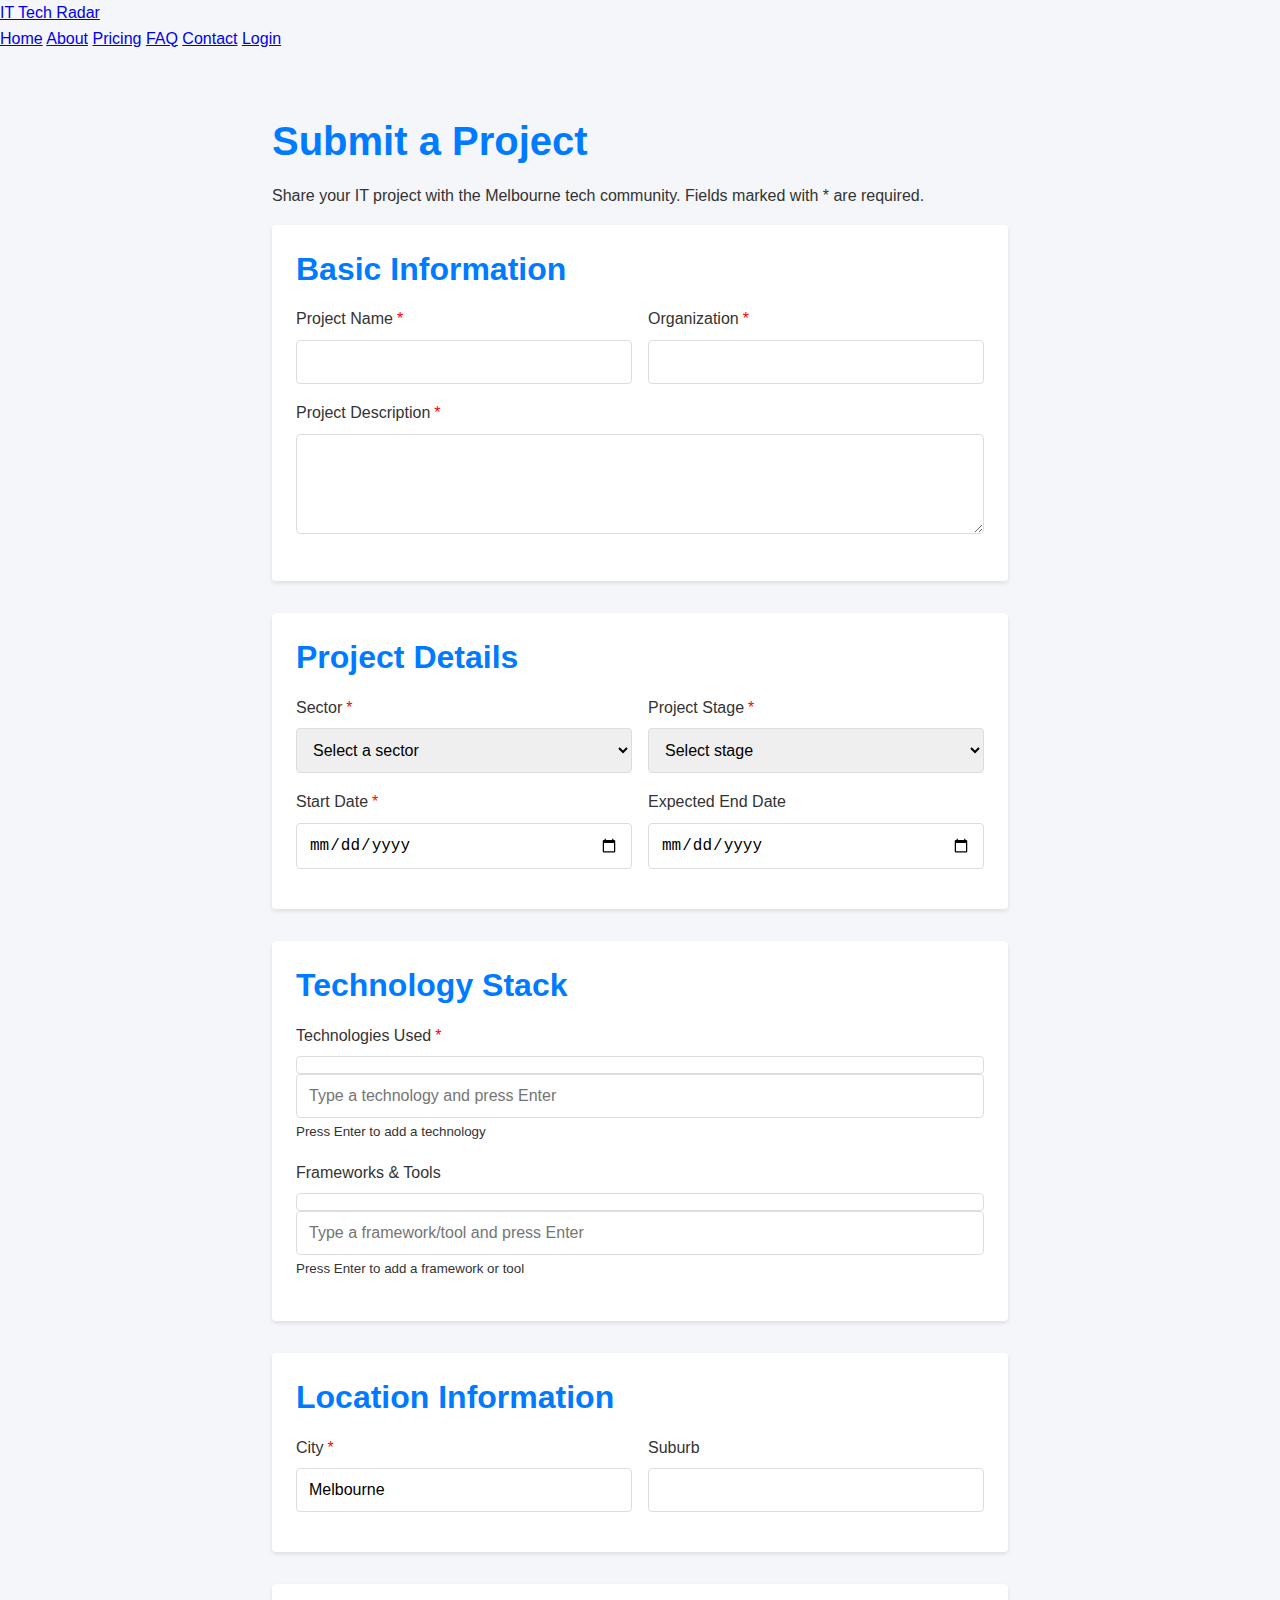
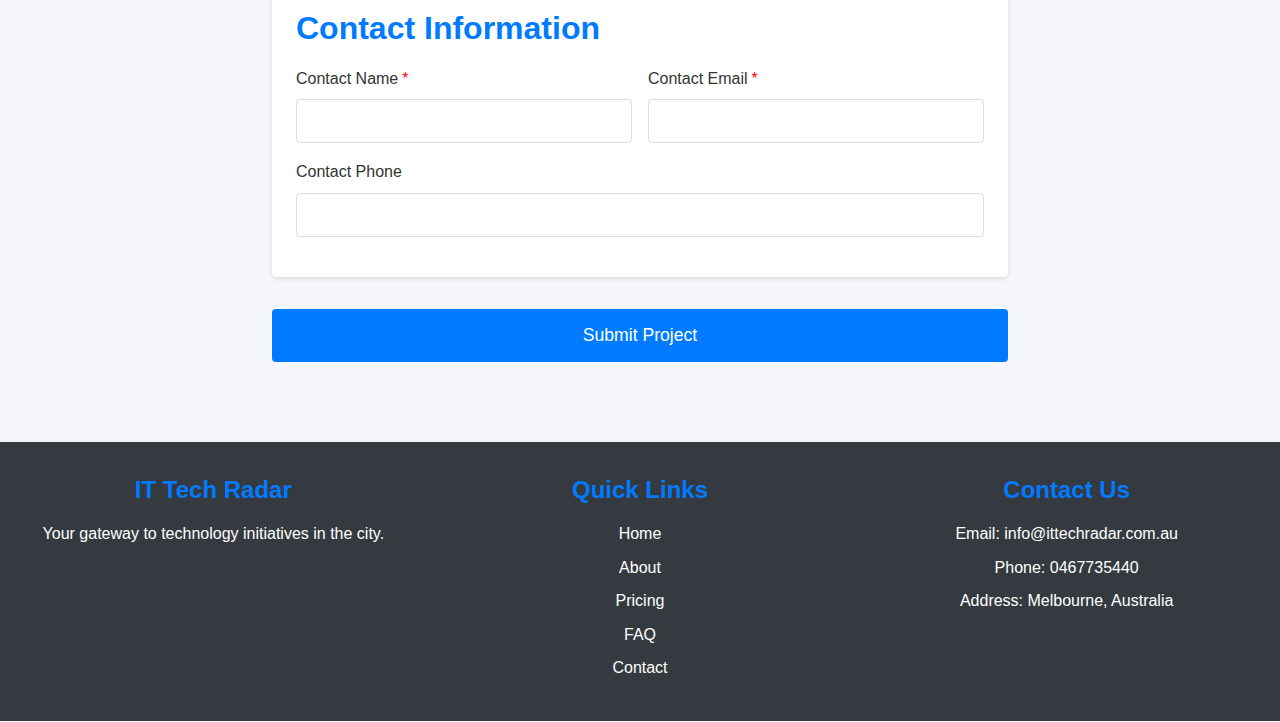
<file: submit-project.html>
<!DOCTYPE html>
<html lang="en">
<head>
    <meta charset="UTF-8">
    <meta name="viewport" content="width=device-width, initial-scale=1.0">
    <title>Submit Project - IT Tech Radar</title>
    <link rel="stylesheet" href="styles.css">
    <style>
        .form-container {
            max-width: 800px;
            margin: 2rem auto;
            padding: 2rem;
        }
        .form-section {
            margin-bottom: 2rem;
            padding: 1.5rem;
            background: white;
            border-radius: var(--border-radius);
            box-shadow: 0 2px 4px rgba(0,0,0,0.1);
        }
        .form-grid {
            display: grid;
            grid-template-columns: repeat(auto-fit, minmax(250px, 1fr));
            gap: 1rem;
        }
        .form-group {
            margin-bottom: 1rem;
        }
        .form-group label {
            display: block;
            margin-bottom: 0.5rem;
            font-weight: 500;
        }
        .form-group input,
        .form-group select,
        .form-group textarea {
            width: 100%;
            padding: 0.75rem;
            border: 1px solid #ddd;
            border-radius: var(--border-radius);
            font-size: 1rem;
        }
        .form-group textarea {
            min-height: 100px;
            resize: vertical;
        }
        .tag-input {
            display: flex;
            flex-wrap: wrap;
            gap: 0.5rem;
            padding: 0.5rem;
            border: 1px solid #ddd;
            border-radius: var(--border-radius);
        }
        .tag {
            background: var(--primary-color);
            color: white;
            padding: 0.25rem 0.5rem;
            border-radius: 15px;
            display: flex;
            align-items: center;
            gap: 0.5rem;
        }
        .tag button {
            background: none;
            border: none;
            color: white;
            cursor: pointer;
            padding: 0;
            font-size: 1.2rem;
        }
        .required::after {
            content: "*";
            color: red;
            margin-left: 0.25rem;
        }
        .submit-button {
            width: 100%;
            padding: 1rem;
            background: var(--primary-color);
            color: white;
            border: none;
            border-radius: var(--border-radius);
            font-size: 1.1rem;
            cursor: pointer;
            transition: background-color 0.3s;
        }
        .submit-button:hover {
            background: var(--primary-dark);
        }
    </style>
</head>
<body>
    <nav class="nav">
        <div class="nav-container">
            <a href="index.html" class="nav-brand">IT Tech Radar</a>
            <div class="nav-links">
                <a href="index.html">Home</a>
                <a href="about.html">About</a>
                <a href="pricing.html">Pricing</a>
                <a href="faq.html">FAQ</a>
                <a href="contact.html">Contact</a>
                <a href="login.html">Login</a>
            </div>
        </div>
    </nav>

    <div class="container">
        <div class="form-container">
            <h1>Submit a Project</h1>
            <p>Share your IT project with the Melbourne tech community. Fields marked with * are required.</p>

            <form id="projectForm" onsubmit="handleSubmit(event)">
                <!-- Basic Information -->
                <div class="form-section">
                    <h2>Basic Information</h2>
                    <div class="form-grid">
                        <div class="form-group">
                            <label class="required" for="projectName">Project Name</label>
                            <input type="text" id="projectName" name="projectName" required>
                        </div>
                        <div class="form-group">
                            <label class="required" for="organization">Organization</label>
                            <input type="text" id="organization" name="organization" required>
                        </div>
                    </div>
                    <div class="form-group">
                        <label class="required" for="description">Project Description</label>
                        <textarea id="description" name="description" required></textarea>
                    </div>
                </div>

                <!-- Project Details -->
                <div class="form-section">
                    <h2>Project Details</h2>
                    <div class="form-grid">
                        <div class="form-group">
                            <label class="required" for="sector">Sector</label>
                            <select id="sector" name="sector" required>
                                <option value="">Select a sector</option>
                                <option value="fintech">Fintech</option>
                                <option value="healthcare">Healthcare</option>
                                <option value="retail">Retail</option>
                                <option value="education">Education</option>
                                <option value="government">Government</option>
                                <option value="manufacturing">Manufacturing</option>
                                <option value="logistics">Logistics</option>
                                <option value="other">Other</option>
                            </select>
                        </div>
                        <div class="form-group">
                            <label class="required" for="projectStage">Project Stage</label>
                            <select id="projectStage" name="projectStage" required>
                                <option value="">Select stage</option>
                                <option value="planning">Planning</option>
                                <option value="inProgress">In Progress</option>
                                <option value="completed">Completed</option>
                            </select>
                        </div>
                    </div>
                    <div class="form-grid">
                        <div class="form-group">
                            <label class="required" for="startDate">Start Date</label>
                            <input type="date" id="startDate" name="startDate" required>
                        </div>
                        <div class="form-group">
                            <label for="endDate">Expected End Date</label>
                            <input type="date" id="endDate" name="endDate">
                        </div>
                    </div>
                </div>

                <!-- Technology Stack -->
                <div class="form-section">
                    <h2>Technology Stack</h2>
                    <div class="form-group">
                        <label class="required" for="technologies">Technologies Used</label>
                        <div class="tag-input" id="techTags">
                            <!-- Tags will be inserted here -->
                        </div>
                        <input type="text" id="techInput" placeholder="Type a technology and press Enter">
                        <small>Press Enter to add a technology</small>
                    </div>
                    <div class="form-group">
                        <label for="frameworks">Frameworks & Tools</label>
                        <div class="tag-input" id="frameworkTags">
                            <!-- Tags will be inserted here -->
                        </div>
                        <input type="text" id="frameworkInput" placeholder="Type a framework/tool and press Enter">
                        <small>Press Enter to add a framework or tool</small>
                    </div>
                </div>

                <!-- Location Information -->
                <div class="form-section">
                    <h2>Location Information</h2>
                    <div class="form-grid">
                        <div class="form-group">
                            <label class="required" for="city">City</label>
                            <input type="text" id="city" name="city" value="Melbourne" required>
                        </div>
                        <div class="form-group">
                            <label for="suburb">Suburb</label>
                            <input type="text" id="suburb" name="suburb">
                        </div>
                    </div>
                </div>

                <!-- Contact Information -->
                <div class="form-section">
                    <h2>Contact Information</h2>
                    <div class="form-grid">
                        <div class="form-group">
                            <label class="required" for="contactName">Contact Name</label>
                            <input type="text" id="contactName" name="contactName" required>
                        </div>
                        <div class="form-group">
                            <label class="required" for="contactEmail">Contact Email</label>
                            <input type="email" id="contactEmail" name="contactEmail" required>
                        </div>
                    </div>
                    <div class="form-group">
                        <label for="contactPhone">Contact Phone</label>
                        <input type="tel" id="contactPhone" name="contactPhone">
                    </div>
                </div>

                <button type="submit" class="submit-button">Submit Project</button>
            </form>
        </div>
    </div>

    <footer class="footer">
        <div class="footer-content">
            <div>
                <h3>IT Tech Radar</h3>
                <p>Your gateway to technology initiatives in the city.</p>
            </div>
            <div>
                <h3>Quick Links</h3>
                <ul class="footer-links">
                    <li><a href="index.html">Home</a></li>
                    <li><a href="about.html">About</a></li>
                    <li><a href="pricing.html">Pricing</a></li>
                    <li><a href="faq.html">FAQ</a></li>
                    <li><a href="contact.html">Contact</a></li>
                </ul>
            </div>
            <div>
                <h3>Contact Us</h3>
                <ul class="footer-links">
                    <li>Email: info@ittechradar.com.au</li>
                    <li>Phone: 0467735440</li>
                    <li>Address: Melbourne, Australia</li>
                </ul>
            </div>
        </div>
    </footer>

    <script>
        // Tag Management
        function initializeTagInput(inputId, tagsContainerId) {
            const input = document.getElementById(inputId);
            const tagsContainer = document.getElementById(tagsContainerId);
            const tags = new Set();

            input.addEventListener('keypress', (e) => {
                if (e.key === 'Enter') {
                    e.preventDefault();
                    const value = input.value.trim();
                    if (value && !tags.has(value)) {
                        tags.add(value);
                        const tag = document.createElement('span');
                        tag.className = 'tag';
                        tag.innerHTML = `
                            ${value}
                            <button type="button" onclick="this.parentElement.remove()">×</button>
                        `;
                        tagsContainer.appendChild(tag);
                        input.value = '';
                    }
                }
            });
        }

        // Initialize tag inputs
        initializeTagInput('techInput', 'techTags');
        initializeTagInput('frameworkInput', 'frameworkTags');

        // Form Submission
        async function handleSubmit(event) {
            event.preventDefault();

            // Collect form data
            const formData = new FormData(event.target);
            const data = Object.fromEntries(formData);

            // Add tags
            data.technologies = Array.from(document.querySelectorAll('#techTags .tag'))
                .map(tag => tag.textContent.trim().replace('×', ''));
            data.frameworks = Array.from(document.querySelectorAll('#frameworkTags .tag'))
                .map(tag => tag.textContent.trim().replace('×', ''));

            // Convert dates to ISO format
            if (data.startDate) {
                data.startDate = new Date(data.startDate).toISOString().split('T')[0];
            }
            if (data.endDate) {
                data.endDate = new Date(data.endDate).toISOString().split('T')[0];
            }

            try {
                const response = await fetch('http://localhost:5000/api/projects', {
                    method: 'POST',
                    headers: {
                        'Content-Type': 'application/json',
                    },
                    body: JSON.stringify(data)
                });

                const result = await response.json();
                
                if (!response.ok) {
                    throw new Error(result.error || 'Failed to submit project');
                }

                alert('Project submitted successfully!');
                event.target.reset();
                document.querySelectorAll('.tag').forEach(tag => tag.remove());
            } catch (error) {
                console.error('Error submitting project:', error);
                alert(error.message || 'Error submitting project. Please try again.');
            }
        }

        // Set minimum date for date inputs
        const today = new Date().toISOString().split('T')[0];
        document.getElementById('startDate').min = today;
        document.getElementById('endDate').min = today;
    </script>
</body>
</html>
</file>
<file: styles.css>
/* Modern CSS Reset */
*, *::before, *::after {
    box-sizing: border-box;
    margin: 0;
    padding: 0;
}

/* Importing Google Font */
@import url('https://fonts.googleapis.com/css2?family=Roboto:wght@400;500;700&display=swap');

/* Global styles */
:root {
    --primary-color: #007bff;
    --primary-dark: #0056b3;
    --secondary-color: #6c757d;
    --success-color: #28a745;
    --warning-color: #ffc107;
    --danger-color: #dc3545;
    --light-color: #f8f9fa;
    --dark-color: #343a40;
    --text-color: #333333;
    --background-color: #f4f6f9;
    --border-radius: 4px;
    --transition: all 0.3s ease;
}

body {
    margin: 0;
    padding: 0;
    font-family: Arial, sans-serif;
    line-height: 1.6;
    color: var(--text-color);
    background-color: var(--background-color);
}

/* Header and Navigation */
.navbar {
    background-color: #2c3e50;
    padding: 1rem 0;
    margin-bottom: 2rem;
    box-shadow: 0 2px 4px rgba(0,0,0,0.1);
}

.navbar .container {
    max-width: 1200px;
    margin: 0 auto;
    padding: 0 20px;
    display: flex;
    flex-direction: column;
    align-items: center;
}

.navbar-brand {
    color: white;
    font-size: 1.8rem;
    font-weight: bold;
    text-decoration: none;
    margin-bottom: 1.5rem;
    transition: var(--transition);
}

.navbar-brand:hover {
    color: #3498db;
}

.navbar-nav {
    list-style: none;
    margin: 0;
    padding: 0;
    display: flex;
    justify-content: center;
    gap: 1.5rem;
    flex-wrap: wrap;
}

.nav-item {
    margin: 0;
}

.nav-link {
    color: white;
    text-decoration: none;
    padding: 0.7rem 1.2rem;
    border-radius: 4px;
    transition: all 0.3s ease;
    font-weight: 500;
    position: relative;
    background-color: transparent;
}

.nav-link:hover {
    background-color: #3498db;
    color: white;
    transform: translateY(-2px);
}

.nav-link.active {
    background-color: #3498db;
    color: white;
    box-shadow: 0 2px 4px rgba(0,0,0,0.2);
}

/* Responsive Navigation */
@media (max-width: 768px) {
    .navbar-nav {
        flex-direction: column;
        gap: 0.5rem;
        width: 100%;
    }

    .nav-item {
        width: 100%;
        text-align: center;
    }

    .nav-link {
        display: block;
        padding: 0.8rem;
    }
}

/* Page Headers */
.header {
    text-align: center;
    padding: 2rem 0;
    margin-bottom: 3rem;
}

.header h1 {
    font-size: 2.5rem;
    color: var(--dark-color);
    margin-bottom: 1rem;
}

.header p {
    font-size: 1.2rem;
    color: var(--secondary-color);
    max-width: 800px;
    margin: 0 auto;
}

/* Container */
.container {
    max-width: 1200px;
    margin: 0 auto;
    padding: 0 20px;
}

/* Typography */
h1, h2, h3, h4, h5, h6 {
    font-weight: 600;
    line-height: 1.3;
    margin-bottom: 1rem;
    color: var(--primary-color);
}

h1 { font-size: 2.5rem; }
h2 { font-size: 2rem; }
h3 { font-size: 1.5rem; }

p {
    margin-bottom: 1rem;
    color: var(--text-light);
    line-height: 1.6;
}

/* Layout */
.container {
    max-width: var(--max-width);
    margin: 0 auto;
    padding: 20px;
    max-width: 1200px;
    margin: 0 auto;
    padding: 0 20px;
}

/* Cards */
.card {
    background: var(--card-background);
    border-radius: var(--border-radius);
    padding: 2rem;
    margin-bottom: 2rem;
    box-shadow: 0 4px 6px rgba(0, 0, 0, 0.05);
    transition: var(--transition);
}

.card:hover {
    transform: translateY(-2px);
    box-shadow: 0 8px 12px rgba(0, 0, 0, 0.1);
}

/* Buttons */
button, .btn {
    background-color: var(--primary-color);
    color: var(--secondary-color);
    border: none;
    padding: 0.5rem 1rem;
    border-radius: var(--border-radius);
    transition: var(--transition);
    cursor: pointer;
}

button:hover, .btn:hover {
    background-color: var(--primary-dark);
}

.button {
    display: inline-block;
    padding: 10px 20px;
    background-color: var(--primary-color);
    color: var(--secondary-color);
    border: none;
    border-radius: var(--border-radius);
    font-weight: 500;
    cursor: pointer;
    transition: var(--transition);
    text-decoration: none;
}

.button:hover {
    background-color: var(--primary-dark);
    transform: translateY(-1px);
}

.button.secondary {
    background-color: var(--secondary-color);
}

.button.secondary:hover {
    background-color: var(--primary-dark);
}

/* Forms */
.form-group {
    margin-bottom: 1.5rem;
}

.form-group label {
    display: block;
    margin-bottom: 0.5rem;
    font-weight: 500;
    color: var(--text-color);
}

.form-group input,
.form-group textarea,
.form-group select {
    width: 100%;
    padding: 0.75rem;
    border: 1px solid var(--border-color);
    border-radius: var(--border-radius);
    font-size: 1rem;
    transition: var(--transition);
}

.form-group input:focus,
.form-group textarea:focus,
.form-group select:focus {
    outline: none;
    border-color: var(--primary-color);
    box-shadow: 0 0 0 3px rgba(0, 0, 0, 0.1);
}

/* Footer */
.footer {
    background-color: var(--dark-color);
    color: white;
    padding: 2rem 0;
    margin-top: 3rem;
    text-align: center;
    border-top: 1px solid var(--border-color);
}

.footer-content {
    max-width: var(--max-width);
    margin: 0 auto;
    padding: 0 1rem;
    display: grid;
    grid-template-columns: repeat(auto-fit, minmax(250px, 1fr));
    gap: 2rem;
}

.footer-links {
    list-style: none;
    padding: 0;
}

.footer-links li {
    margin-bottom: 0.5rem;
}

.footer-links a {
    color: white;
    text-decoration: none;
    transition: var(--transition);
}

.footer-links a:hover {
    text-decoration: underline;
}

/* Grid Layout */
.grid {
    display: grid;
    grid-template-columns: repeat(auto-fit, minmax(300px, 1fr));
    gap: 2rem;
}

/* Subscription Cards */
.subscription-toggle {
    background: linear-gradient(135deg, var(--primary-color), var(--accent-color));
    padding: 3rem 2rem;
    border-radius: var(--border-radius);
    color: var(--secondary-color);
    margin-bottom: 3rem;
}

.subscription-toggle .card {
    background: rgba(255, 255, 255, 0.9);
    backdrop-filter: blur(10px);
}

/* Team Members */
.team-member {
    text-align: center;
}

.team-member img {
    width: 150px;
    height: 150px;
    border-radius: 50%;
    margin-bottom: 1rem;
    object-fit: cover;
    border: 3px solid var(--primary-color);
}

/* Pricing Grid */
.pricing-grid {
    display: flex;
    justify-content: space-around;
    align-items: flex-start;
    gap: 20px;
    margin: 2rem 0;
    flex-wrap: wrap;
}

.pricing-card {
    flex: 1 1 300px;
    max-width: 300px;
    border: 2px solid var(--border-color);
    border-radius: var(--border-radius);
    padding: 2rem;
    text-align: center;
    transition: var(--transition);
    box-shadow: 0 4px 8px rgba(0, 0, 0, 0.1);
}

.pricing-card.popular {
    border-color: var(--primary-color);
    position: relative;
}

.popular-badge {
    position: absolute;
    top: -12px;
    right: 20px;
    background: var(--primary-color);
    color: white;
    padding: 4px 12px;
    border-radius: 12px;
    font-size: 0.875rem;
    font-weight: 500;
}

.price {
    font-size: 2.5rem;
    font-weight: 700;
    color: var(--text-color);
    margin: 1rem 0;
}

.price small {
    font-size: 1rem;
    color: var(--text-light);
}

.feature-list {
    text-align: left;
    margin: 2rem 0;
    list-style: none;
    padding: 0;
}

.feature-list li {
    margin: 1rem 0;
    padding-left: 1.5rem;
    position: relative;
}

.feature-list li::before {
    content: "✓";
    color: var(--success-color);
    position: absolute;
    left: 0;
}

.feature-list li.unavailable {
    color: var(--text-light);
}

.feature-list li.unavailable::before {
    content: "×";
    color: var(--text-light);
}

/* Hero Section */
.hero {
    background-color: #0052cc;
    color: white;
    padding: 100px 0;
    text-align: center;
}

.hero h1 {
    font-size: 3rem;
    margin-bottom: 20px;
}

.hero p {
    font-size: 1.25rem;
    margin-bottom: 30px;
}

.hero .button {
    background-color: #ff5630;
    color: white;
    padding: 10px 20px;
    text-decoration: none;
    border-radius: 5px;
}

/* Features */
.features {
    padding: 50px 0;
    background-color: white;
}

.features .container {
    display: flex;
    justify-content: space-around;
    flex-wrap: wrap;
}

.features h2 {
    width: 100%;
    text-align: center;
    margin-bottom: 40px;
}

.feature-item {
    flex: 1 1 30%;
    max-width: 300px;
    margin-bottom: 20px;
    text-align: center;
}

.feature-item h3 {
    margin-bottom: 10px;
    font-size: 1.5rem;
}

.feature-item p {
    font-size: 1rem;
    color: #666;
}

/* Responsive Design */
@media (max-width: 768px) {
    body {
        padding: 1rem;
    }
    h1 { font-size: 2rem; }
    h2 { font-size: 1.75rem; }
    h3 { font-size: 1.25rem; }
    .container {
        padding: 1rem;
    }
    .card {
        padding: 1.5rem;
    }
    .navbar-nav {
        flex-direction: column;
        gap: 0.5rem;
        text-align: center;
    }

    .nav-link {
        display: block;
        padding: 0.5rem 1rem;
    }
}

@media (max-width: 768px) {
    .navbar .container {
        padding: 0 10px;
    }

    .navbar-brand {
        font-size: 1.5rem;
        margin-bottom: 1rem;
    }

    .navbar-nav {
        flex-direction: column;
        gap: 0.5rem;
        width: 100%;
    }

    .nav-item {
        width: 100%;
        text-align: center;
    }

    .nav-link {
        display: block;
        padding: 0.8rem;
    }

    .header h1 {
        font-size: 2rem;
    }

    .header p {
        font-size: 1.1rem;
        padding: 0 20px;
    }
}

/* Animations */
@keyframes fadeIn {
    from { opacity: 0; transform: translateY(20px); }
    to { opacity: 1; transform: translateY(0); }
}

.animate-fade-in {
    animation: fadeIn 0.5s ease-out forwards;
}

/* Utilities */
.text-center { text-align: center; }
.mt-1 { margin-top: 1rem; }
.mt-2 { margin-top: 2rem; }
.mb-1 { margin-bottom: 1rem; }
.mb-2 { margin-bottom: 2rem; }
.p-1 { padding: 1rem; }
.p-2 { padding: 2rem; }

/* Status Badges */
.badge {
    display: inline-block;
    padding: 0.25rem 0.75rem;
    border-radius: 999px;
    font-size: 0.875rem;
    font-weight: 500;
}

.badge-success {
    background-color: rgba(0, 128, 0, 0.1);
    color: var(--success-color);
}

.badge-warning {
    background-color: rgba(255, 255, 0, 0.1);
    color: var(--warning-color);
}

.badge-error {
    background-color: rgba(255, 0, 0, 0.1);
    color: var(--error-color);
}

/* Counter Section Styles */
.counter-section {
    background: linear-gradient(135deg, #2c3e50, #3498db);
    padding: 40px;
    border-radius: 10px;
    color: white;
    text-align: center;
    margin-bottom: 40px;
    box-shadow: 0 4px 6px rgba(0, 0, 0, 0.1);
    display: grid;
    grid-template-columns: repeat(auto-fit, minmax(250px, 1fr));
    gap: 2rem;
}

.counter-block {
    padding: 20px;
}

.counter-title {
    font-size: 1.4em;
    margin-bottom: 20px;
    opacity: 0.9;
}

.counter {
    font-size: 3.5em;
    font-weight: bold;
    margin: 20px 0;
    text-shadow: 2px 2px 4px rgba(0, 0, 0, 0.2);
}

.currency {
    font-size: 0.7em;
    vertical-align: super;
    margin-right: 0.2em;
}

.unit {
    font-size: 0.7em;
    margin-left: 0.2em;
}

.counter-description {
    font-size: 1.2em;
    opacity: 0.9;
}

@media (max-width: 768px) {
    .counter-section {
        padding: 20px;
    }
    
    .counter {
        font-size: 2.5em;
    }

    .counter-title {
        font-size: 1.2em;
    }
}
</file>
